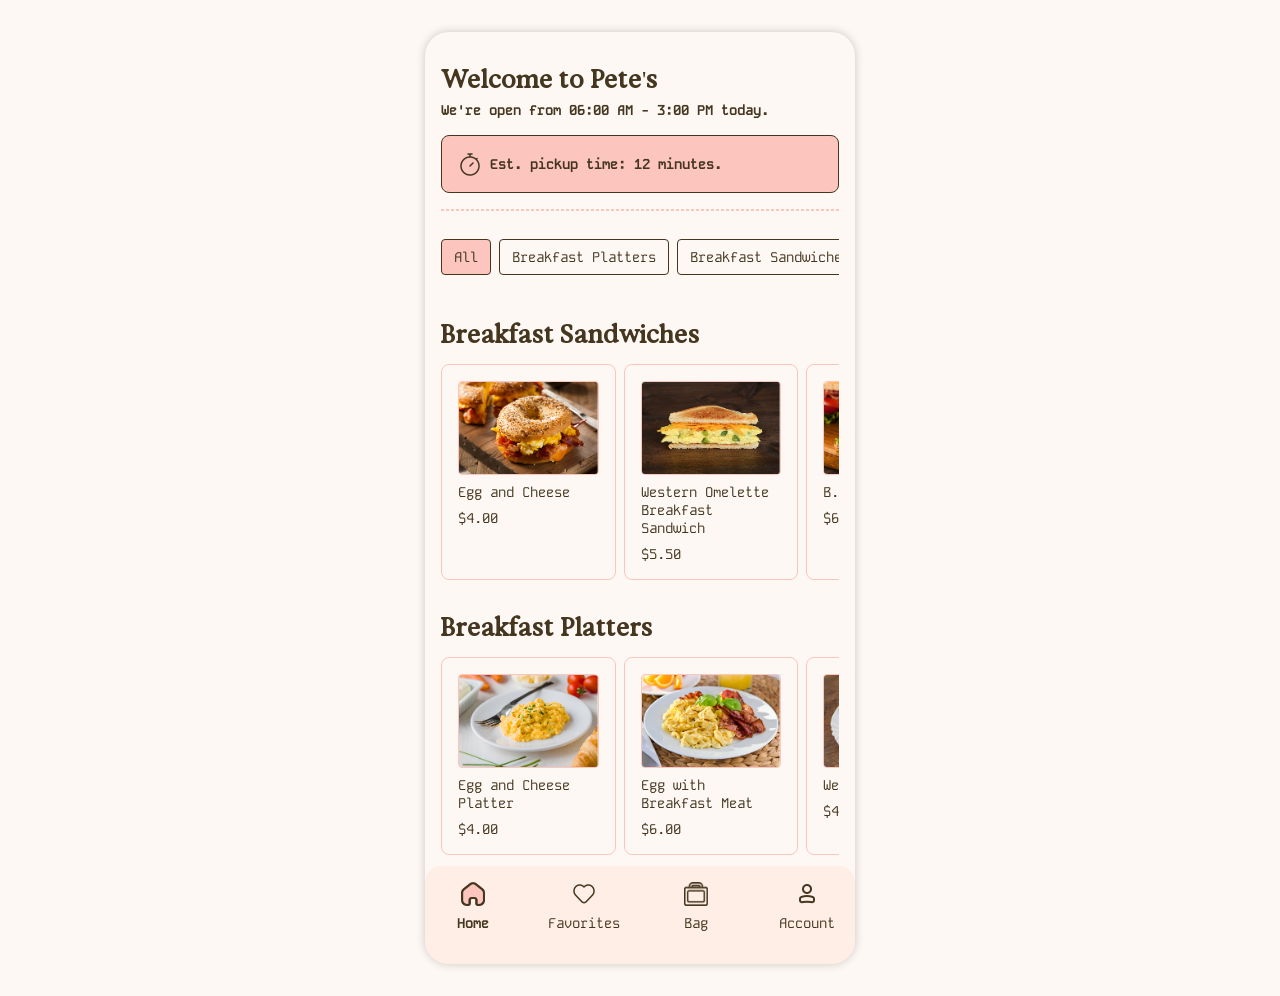
<file: final/index.html>
<!DOCTYPE html>
<html lang="en">
<head>
    <meta charset="UTF-8">
    <meta name="viewport" content="width=device-width, initial-scale=1.0">
    <title>Pete's Homepage</title>
    <link rel="stylesheet" href="./css/global.css">
</head>
<body>
<div class="iphone-container">
<div class="content">
    <h2 class="color-text mb-2" >Welcome to Pete's</h2>
    <h4 class="mb-4">We're open from 06:00 AM - 3:00 PM today.</h4>

    <div class="pick-up-time mb-4">
        <img class="timer" src="./img/timer.png" alt="timer icon">
        <h4>Est. pickup time: 12 minutes.</h4>
    </div>

    <!-- <a href="rewards-before-order.html">
        <div class="rewards mb-4">
            <img class="points-rewards" src="./img/points_rewards.jpg" alt="rewards graphics">
            <h4>View & Redeem Rewards</h4>
        </div>
    </a> -->

    <!-- <h2 class="mb-4">Past Orders</h2>

    <div class="past-orders-scroll mb-5">
        <a href="./food-item.html" class="past-orders-link">
            <div class="past-orders">
                <img class="food-img" src="./img/food/egg-and-cheese-bagel.jpg" alt="egg-and-cheese">
                <h4>Egg and Cheese</h4>
                <p>White bagel, tomato, cheese, bacon</p>
                <div class="price-arrow">
                    <p>$4.00</p>
                    <img class="plus" src="./img/plus.png" alt="plus icon">
                </div>
            </div>
        </a>
        <div class="past-orders">
            <img class="food-img" src="./img/food/blt.jpg" alt="blt sandwich">
            <h4>B.L.T</h4>
            <p>White bread, tomato, lettuce, bacon, no toast</p>
            <div class="price-arrow">
                <p>$6.00</p>
                <img class="plus" src="./img/plus.png" alt="plus icon">
            </div>
        </div>
        <div class="past-orders">
            <img class="food-img" src="./img/food/grilled-cheese.jpg" alt="grilled-cheese">
            <h4>Grilled Cheese</h4>
            <p>Wheat bread, cheese, level 2 toast</p>
            <div class="price-arrow">
                <p>$6.00</p>
                <img class="plus" src="./img/plus.png" alt="plus icon">
            </div>
        </div>
        <div class="past-orders">
            <img class="food-img" src="./img/food/chocolate-muffin.jpg" alt="muffin">
            <h4>Muffin</h4>
            <p>Chocolate chip, warmed  up</p>
            <div class="price-arrow">
                <p>$1.75</p>
                <img class="plus" src="./img/plus.png" alt="plus icon">
            </div>
        </div>
    </div> -->

    <hr class="mb-4">

    <div class="filter-bar mb-6">
        <button class="filter-item active" data-filter="All">All</button>
        <button class="filter-item" data-filter="Breakfast Platters">Breakfast Platters</button>
        <button class="filter-item" data-filter="Breakfast Sandwiches">Breakfast Sandwiches</button>
        <button class="filter-item" data-filter="Lunch Sandwiches">Lunch Sandwiches</button>
        <button class="filter-item" data-filter="Chicken/Beef Steaks">Chicken/Beef Steaks</button>
        <button class="filter-item" data-filter="Salads">Salads</button>
        <button class="filter-item" data-filter="Sides">Sides</button>
        <button class="filter-item" data-filter="Drinks">Drinks</button>
    </div>

    <div id="menu-content">
        <h2 class="mb-4" data-category="Breakfast Sandwiches">Breakfast Sandwiches</h2>
        <div class="food-card-scroll mb-6" data-category="Breakfast Sandwiches">
        <a href="./food-item.html" class="past-orders-link">
            <div class="food-card">
                <img class="food-img" src="./img/food/egg-and-cheese-bagel.jpg" alt="egg-and-cheese">
                <p>Egg and Cheese</p>
                <p>$4.00</p>
            </div>
        </a>
            <div class="food-card">
                <img class="food-img" src="./img/food/western-omlette-sandwich.png" alt="Western Omelette Breakfast Sandwich">
                <p>Western Omelette Breakfast Sandwich</p>
                <p>$5.50</p>
            </div>
            <div class="food-card">
                <img class="food-img" src="./img/food/blt.jpg" alt="blt">
                <p>B.L.T</p>
                <p>$6.00</p>
            </div>
            <div class="food-card">
                <img class="food-img" src="./img/food/grilled-cheese.jpg" alt="grillec cheese">
                <p>Grilled Cheese</p>
                <p>$3.50</p>
            </div>
            <div class="food-card">
                <img class="food-img" src="./img/food/bagel-with-cream-cheese.png" alt="bagel with creamed cheese">
                <p>Bagel with Creamed Cheese</p>
                <p>$2.00</p>
            </div>
        </div>
        <h2 class="mb-4" data-category="Breakfast Platters">Breakfast Platters</h2>
        <div class="food-card-scroll mb-6" data-category="Breakfast Platters">
            <div class="food-card">
                <img class="food-img" src="./img/food/egg-and-cheese.jpg" alt="egg and cheese platter">
                <p>Egg and Cheese Platter</p>
                <p>$4.00</p>
            </div>
            <div class="food-card">
                <img class="food-img" src="./img/food/egg-with-breakfast-meat.jpg" alt="egg egg-with-breakfast-meat">
                <p>Egg with Breakfast Meat</p>
                <p>$6.00</p>
            </div>
            <div class="food-card">
                <img class="food-img" src="./img/food/western-omlette.jpg" alt="western-omlette">
                <p>Western Omlette</p>
                <p>$4.00</p>
            </div>
        </div>
        <h2 class="mb-4" data-category="Lunch Sandwiches">Lunch Sandwiches</h2>
        <div class="food-card-scroll mb-6" data-category="Lunch Sandwiches">
            <div class="food-card">
                <img class="food-img" src="./img/food/hotdog.jpg" alt="hotdog">
                <p>Hot Dog</p>
                <p>$2.00</p>
            </div>
            <div class="food-card">
                <img class="food-img" src="./img/food/hot-sausage.jpg" alt="hot hot-sausage">
                <p>Hot Sausage</p>
                <p>$4.50</p>
            </div>
            <div class="food-card">
                <img class="food-img" src="./img/food/tuna-sandwich.jpg" alt="tuna-sandwich">
                <p>Tuna Sandwich</p>
                <p>$7.00</p>
            </div>
            <div class="food-card">
                <img class="food-img" src="./img/food/chicken-salad-sandwich.jpg" alt="chicken-salad-sandwich">
                <p>Chicken Salad Sandwich</p>
                <p>$5.00</p>
            </div>
            <div class="food-card">
                <img class="food-img" src="./img/food/turkey-club.jpg" alt="turkey-club">
                <p>Turkey Club</p>
                <p>$6.50</p>
            </div>
            <div class="food-card">
                <img class="food-img" src="./img/food/ham-club.jpg" alt="ham club">
                <p>Ham Club</p>
                <p>$6.50</p>
            </div>
            <div class="food-card">
                <img class="food-img" src="./img/food/tuna-club.jpg" alt="Tuna Club">
                <p>Tuna Club</p>
                <p>$6.50</p>
            </div>
            <div class="food-card">
                <img class="food-img" src="./img/food/grilled-chicken-club.jpg" alt="Grilled Chicken Club">
                <p>Grilled Chicken Club</p>
                <p>$6.50</p>
            </div>
            <div class="food-card">
                <img class="food-img" src="./img/food/burger.jpg" alt="Burger">
                <p>Burger</p>
                <p>$5.00</p>
            </div>
            <div class="food-card">
                <img class="food-img" src="./img/food/chicken-salad-sandwich.jpg" alt="Chicken Salad Club">
                <p>Chicken Salad Club</p>
                <p>$6.50</p>
            </div>
        </div>
        <h2 class="mb-4" data-category="Chicken/Beef Steaks">Chicken/Beef Steaks</h2>
        <div class="food-card-scroll mb-6" data-category="Chicken/Beef Steaks">
            <div class="food-card">
                <img class="food-img" src="./img/food/buffalo-chicken-cheesesteak.jpg" alt="Buffalo Cheese Steak">
                <p>Buffalo Cheese Steak</p>
                <p>$7.00</p>
            </div>
            <div class="food-card">
                <img class="food-img" src="./img/food/vegetarian-gyro.jpg" alt="Vegetarian Gyro">
                <p>Vegetarian Gyro</p>
                <p>$5.00</p>
            </div>
            <div class="food-card">
                <img class="food-img" src="./img/food/pizza-cheesesteak.jpg" alt="Pizza Steak">
                <p>Pizza Steak</p>
                <p>$5.00</p>
            </div>
            <div class="food-card">
                <img class="food-img" src="./img/food/chicken-gyro.jpg" alt="Chicken Gyro">
                <p>Chicken Gyro</p>
                <p>$6.00</p>
            </div>
            <div class="food-card">
                <img class="food-img" src="./img/food/cheesesteak.jpg" alt="Cheesesteak">
                <p>Cheesesteak</p>
                <p>$6.00</p>
            </div>
            <div class="food-card">
                <img class="food-img" src="./img/food/lamb-gyro.jpg" alt="Lamb Gyro">
                <p>Lamb Gyro</p>
                <p>$6.00</p>
            </div>
        </div>
        <h2 class="mb-4" data-category="Salads">Salads</h2>
        <div class="food-card-scroll mb-6" data-category="Salads">
            <div class="food-card">
                <img class="food-img" src="./img/food/garden-salad.jpg" alt="Garden Salad">
                <p>Garden Salad</p>
                <p>$4.50</p>
            </div>
            <div class="food-card">
                <img class="food-img" src="./img/food/grilled-chicken-salad.jpg" alt="grilled chicken Salad">
                <p>Grilled Chicken Salad</p>
                <p>$7.00</p>
            </div>
            <div class="food-card">
                <img class="food-img" src="./img/food/chef-salad.jpg" alt="Chef Salad">
                <p>Chef Salad</p>
                <p>$7.00</p>
            </div>
            <div class="food-card">
                <img class="food-img" src="./img/food/caesar-salad.jpg" alt="ceaser sald">
                <p>Ceaser Salad</p>
                <p>$7.00</p>
            </div>
            <div class="food-card">
                <img class="food-img" src="./img/food/cobb-salad.jpg" alt="Cobb Salad">
                <p>Cobb Salad</p>
                <p>$7.00</p>
            </div>
        </div>
        <h2 class="mb-4" data-category="Sides">Sides</h2>
        <div class="food-card-scroll mb-6" data-category="Sides">
            <div class="food-card">
                <img class="food-img" src="./img/food/chocolate-muffin.jpg" alt="Muffin">
                <p>Muffin</p>
                <p>$1.75</p>
            </div>
            <div class="food-card">
                <img class="food-img" src="./img/food/toast with jam and butter.jpg" alt="toast with butter/jelly">
                <p>Toast with butter/jelly</p>
                <p>$2.00</p>
            </div>
            <div class="food-card">
                <img class="food-img" src="./img/food/hashbrowns.jpg" alt="Hash Brown">
                <p>Hash Brown</p>
                <p>$1.50</p>
            </div>
            <div class="food-card">
                <img class="food-img" src="./img/food/bbq-chips.jpg" alt="BBQ chips">
                <p>BBQ Chips</p>
                <p>$.075</p>
            </div>
            <div class="food-card">
                <img class="food-img" src="./img/food/doritos.jpg" alt="Doritos Chips">
                <p>Doritos Chips</p>
                <p>$0.75</p>
            </div>
            <div class="food-card">
                <img class="food-img" src="./img/food/fritos.jpg" alt="Fritos Chips">
                <p>Fritos Chips</p>
                <p>$0.75</p>
            </div>
            <div class="food-card">
                <img class="food-img" src="./img/food/potato-chips.jpg" alt="Lays Chips">
                <p>Lays Chips</p>
                <p>$0.75</p>
            </div>
            <div class="food-card">
                <img class="food-img" src="./img/food/cheetos.jpg" alt="Cheetos Chips">
                <p>Cheetos Chips</p>
                <p>$0.75</p>
            </div>
        </div>
        <h2 class="mb-4" data-category="Drinks">Drinks</h2>
        <div class="food-card-scroll mb-10" data-category="Drinks">
            <div class="food-card">
                <img class="food-img" src="./img/food/hot-coffee.jpg" alt="Hot Coffe">
                <p>Hot Coffe</p>
                <p>$1.00</p>
            </div>
            <div class="food-card">
                <img class="food-img" src="./img/food/hot-tea.jpg" alt="Hot Tea">
                <p>Hot Tea</p>
                <p>$1.00</p>
            </div>
            <div class="food-card">
                <img class="food-img" src="./img/food/hot-chocolate.jpg" alt="Hot Chocolate">
                <p>Hot Chocolate</p>
                <p>$1.00</p>
            </div>
            <div class="food-card">
                <img class="food-img" src="./img/food/coke.jpg" alt="Coke">
                <p>Coke</p>
                <p>$1.00</p>
            </div>
            <div class="food-card">
                <img class="food-img" src="./img/food/diet-coke.jpg" alt="Diet Coke">
                <p>Diet Coke</p>
                <p>$1.00</p>
            </div>
            <div class="food-card">
                <img class="food-img" src="./img/food/fanta.jpg" alt="Fanta">
                <p>Fanta</p>
                <p>$1.00</p>
            </div>
            <div class="food-card">
                <img class="food-img" src="./img/food/ginger-ale.jpg" alt="Ginger Ale">
                <p>Ginger Ale</p>
                <p>$1.00</p>
            </div>
            <div class="food-card">
                <img class="food-img" src="./img/food/pepsi.jpg" alt="Pepsi">
                <p>Pepsi</p>
                <p>$1.00</p>
            </div>
            <div class="food-card">
                <img class="food-img" src="./img/food/diet-pepsi.jpg" alt="Diet Pepsi">
                <p>Diet Pepsi</p>
                <p>$1.00</p>
            </div>
            <div class="food-card">
                <img class="food-img" src="./img/food/arnold-palmer.jpg" alt="Arnold Palmer">
                <p>Arnold Palmer</p>
                <p>$2.00</p>
            </div>
            <div class="food-card">
                <img class="food-img" src="./img/food/vitamin-water.jpg" alt="Vitamin Water">
                <p>Vitamin Water</p>
                <p>$2.25</p>
            </div>
            <div class="food-card">
                <img class="food-img" src="./img/food/gatorade.jpg" alt="Gatorade">
                <p>Gatorade</p>
                <p>$2.00</p>
            </div>
            <div class="food-card">
                <img class="food-img" src="./img/food/water.jpg" alt="Water">
                <p>Water</p>
                <p>$1.00</p>
            </div>
        </div>
        </div>
        <div class="nav">
            <a href="./index.html">
            <div class="nav-item">
                <img class="icon" src="./img/home-filled.png" alt="home status icon">
                <h4>Home</h4>
            </div>
            </a>
            <a href="./favorites.html">
            <div class="nav-item">
                <img class="icon" src="./img/heart-empty-nav.png" alt="heart icon">
                <p>Favorites</p>
            </div>
            </a>
            <a href="./bag.html">
            <div class="nav-item">
                <img class="icon" src="./img/bag-empty.png" alt="bag icon">
                <p>Bag</p>
            </div>
            </a>
            <a href="./account.html">
            <div class="nav-item">
                <img class="icon" src="./img/account-empty.png" alt="account icon">
                <p>Account</p>
            </div>
            </a>
        </div>
        </div>
    </div>
</body>
</html>

<script>
const filterButtons = document.querySelectorAll('.filter-item');
const headings = document.querySelectorAll('h2[data-category]');

// Store original margin classes for each food-card-scroll
const originalMargins = {};
headings.forEach(heading => {
    const nextScroll = getNextFoodCardScroll(heading);
    if (nextScroll) {
        originalMargins[heading.dataset.category] = nextScroll.className.match(/mb-\d+/)?.[0] || '';
    }
});

function getNextFoodCardScroll(el) {
    let next = el.nextElementSibling;
    while (next && !next.classList.contains('food-card-scroll')) {
        next = next.nextElementSibling;
    }
    return next;
}


filterButtons.forEach(button => {
    button.addEventListener('click', () => {
        filterButtons.forEach(btn => btn.classList.remove('active'));
        button.classList.add('active');

        const filter = button.dataset.filter;
        const menuContent = document.getElementById('menu-content'); // ADD

        menuContent.style.transition = 'opacity 0.2s ease'; // ADD
        menuContent.style.opacity = '0'; // ADD

        setTimeout(() => { // ADD

            headings.forEach(heading => {
                const nextScroll = getNextFoodCardScroll(heading);

                heading.style.display = 'none';
                if (nextScroll) {
                    nextScroll.style.display = 'none';
                    nextScroll.classList.remove('grid-view');
                    nextScroll.classList.remove('mb-10');
                    nextScroll.classList.remove(...nextScroll.className.split(' ').filter(c => c.startsWith('mb-')));
                    nextScroll.classList.add(originalMargins[heading.dataset.category]);
                }

                if (filter === 'All' || heading.dataset.category === filter) {
                    heading.style.display = 'block';
                    if (nextScroll) {
                        if (filter === 'All') {
                            nextScroll.style.display = 'flex';
                            nextScroll.classList.remove('grid-view');
                            nextScroll.classList.remove(...nextScroll.className.split(' ').filter(c => c.startsWith('mb-')));
                            nextScroll.classList.add(originalMargins[heading.dataset.category]);
                        } else {
                            nextScroll.style.display = 'grid';
                            nextScroll.classList.add('grid-view');
                            nextScroll.classList.add('mb-10');
                        }
                    }
                }
            });

            menuContent.style.opacity = '1'; // ADD

        }, 200); // ADD
    });
});
</script>
</file>
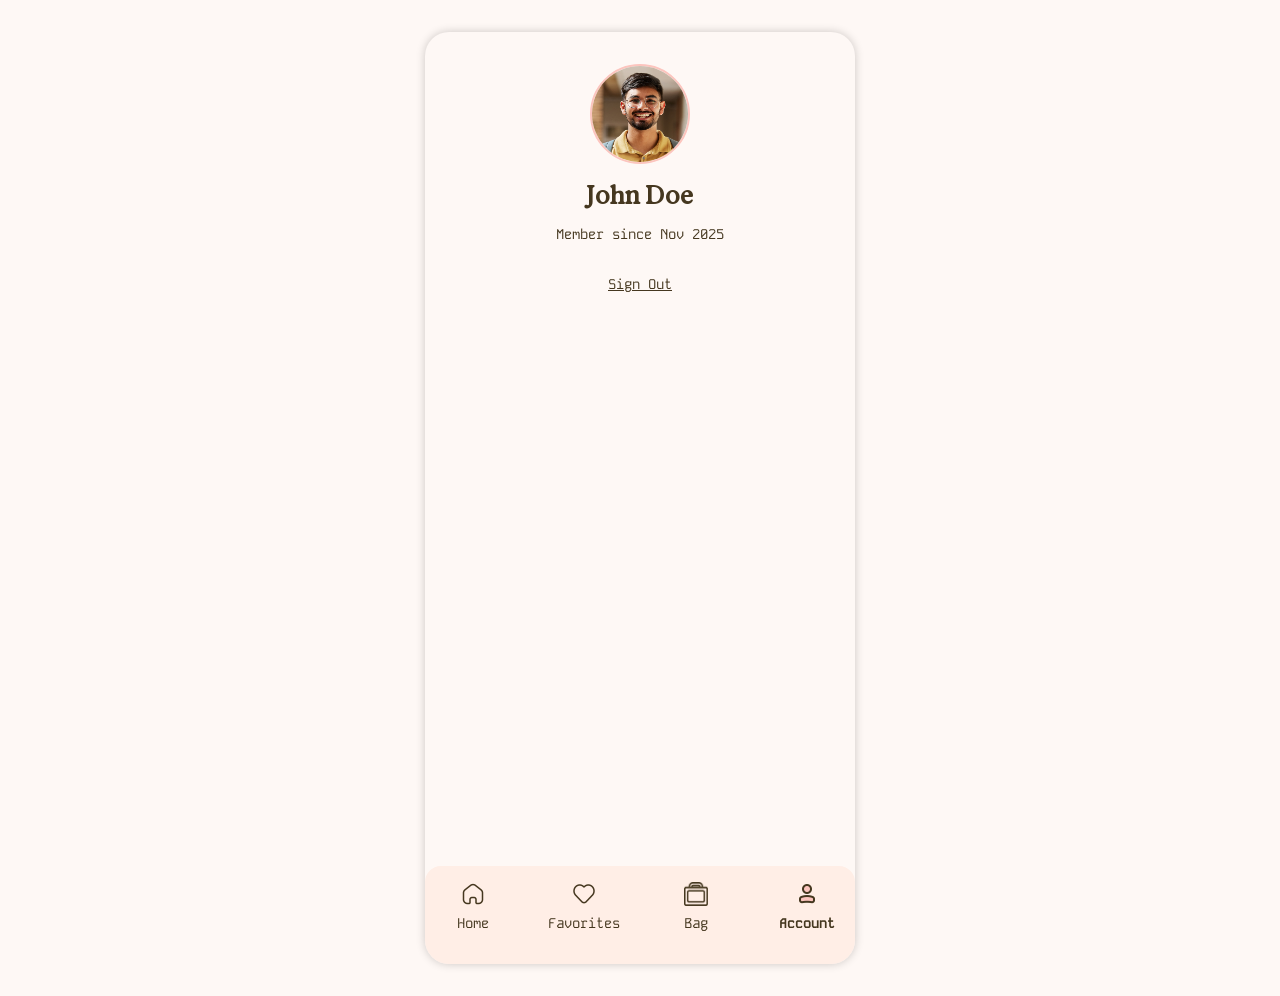
<file: final/account.html>
<!DOCTYPE html>
<html lang="en">
<head>
    <meta charset="UTF-8">
    <meta name="viewport" content="width=device-width, initial-scale=1.0">
    <title>Account</title>
    <link rel="stylesheet" href="./css/global.css">
</head>
<body>
<div class="iphone-container">
<div class="content">
    <img class="profile-img mb-4" src="./img/profile-img.jpg" alt="john doe profile image">

    <h2 class="center-text mb-4">John Doe</h2>
    <p class="center-text mb-6">Member since Nov 2025</p>

    <!-- <hr> -->

    <!-- <a href="./rewards-from-acc.html">
    <div class="profile-row">
        <div class="payment-left">
            <img class="icon" src="./img/rewards.png" alt="rewards icon">
            <p>Rewards</p>
        </div>        
            <img class="icon" src="./img/arrow-right.png" alt="arrow right icon">
    </div>
    </a> -->

    <!-- <hr class="mb-8"> -->

    <h5 class="center-text">Sign Out</h5>
</div>

    <div class="nav">
        <a href="./index.html">
        <div class="nav-item">
            <img class="icon" src="./img/home-empty.png" alt="home status icon">
            <p>Home</p>
        </div>
        </a>
        <a href="./favorites.html">
        <div class="nav-item">
            <img class="icon" src="./img/heart-empty-nav.png" alt="heart icon">
            <p>Favorites</p>
        </div>
        </a>
        <a href="./bag.html">
        <div class="nav-item">
            <img class="icon" src="./img/bag-empty.png" alt="bag icon">
            <p>Bag</p>
        </div>
        </a>
        <a href="./account.html">
        <div class="nav-item">
            <img class="icon" src="./img/account-filled.png" alt="account icon">
            <h4>Account</h4>
        </div>
        </a>
    </div>
</div>
</body>
</html>
</file>
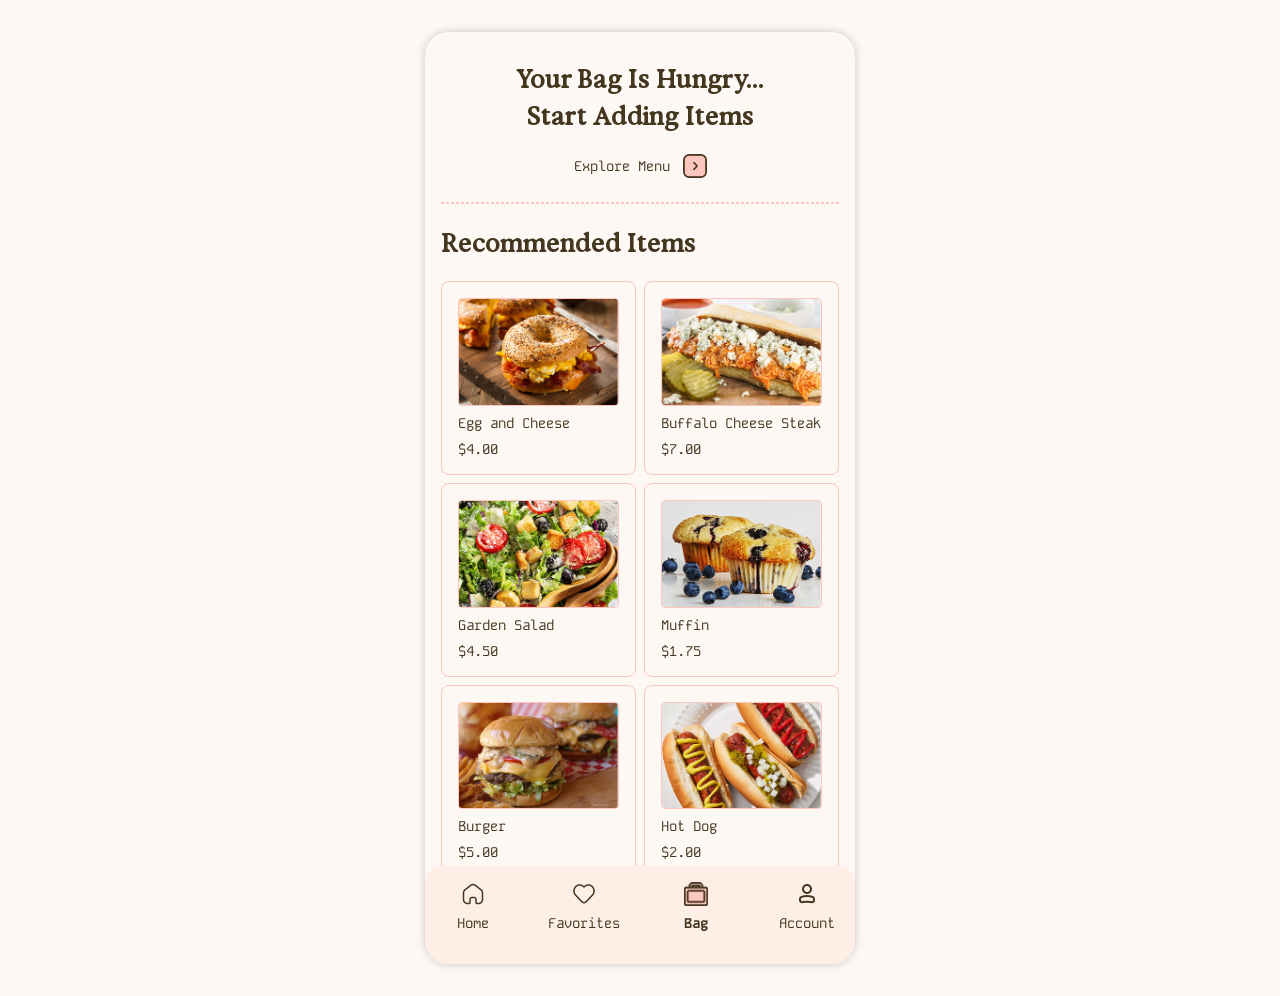
<file: final/bag.html>
<!DOCTYPE html>
<html lang="en">
<head>
    <meta charset="UTF-8">
    <meta name="viewport" content="width=device-width, initial-scale=1.0">
    <title>Favorites</title>
    <link rel="stylesheet" href="./css/global.css">
</head>
<body>
<div class="iphone-container">
<div class="content">
    <h2 class="center-text mb-2">Your Bag Is Hungry...</h2>
    <h2 class="center-text mb-5">Start Adding Items</h2>

    <a href="./index.html">
        <div class="flex mb-5">
            <p>Explore Menu</p>
            <img class="icon" src="./img/arrow-right.png" alt="right arrow icon">
        </div>
    </a>

    <hr class="mb-5">

    <h2 class="mb-5">Recommended Items</h2>

    <div class="food-grid mb-10">
        <div class="food-card-bag">
            <img class="food-img" src="./img/food/egg-and-cheese-bagel.jpg" alt="egg-and-cheese">
            <p>Egg and Cheese</p>
            <p>$4.00</p>
        </div>

        <div class="food-card-bag">
            <img class="food-img" src="./img/food/buffalo-chicken-cheesesteak.jpg" alt="Buffalo Cheese Steak">
            <p>Buffalo Cheese Steak</p>
            <p>$7.00</p>
        </div>

        <div class="food-card-bag">
            <img class="food-img" src="./img/food/garden-salad.jpg" alt="Garden Salad">
            <p>Garden Salad</p>
            <p>$4.50</p>
        </div>

        <div class="food-card-bag">
            <img class="food-img" src="./img/food/chocolate-muffin.jpg" alt="Muffin">
            <p>Muffin</p>
            <p>$1.75</p>
        </div>

        <div class="food-card-bag">
            <img class="food-img" src="./img/food/burger.jpg" alt="Burger">
            <p>Burger</p>
            <p>$5.00</p>
        </div>

        <div class="food-card-bag">
            <img class="food-img" src="./img/food/hotdog.jpg" alt="hotdog">
            <p>Hot Dog</p>
            <p>$2.00</p>
        </div>
    </div>
</div>

    <div class="nav">
        <a href="./index.html">
        <div class="nav-item">
            <img class="icon" src="./img/home-empty.png" alt="home status icon">
            <p>Home</p>
        </div>
        </a>
        <a href="./favorites.html">
        <div class="nav-item">
            <img class="icon" src="./img/heart-empty-nav.png" alt="heart icon">
            <p>Favorites</p>
        </div>
        </a>
        <a href="./bag.html">
        <div class="nav-item">
            <img class="icon" src="./img/bag-filled.png" alt="bag icon">
            <h4>Bag</h4>
        </div>
        </a>
        <a href="./account.html">
        <div class="nav-item">
            <img class="icon" src="./img/account-empty.png" alt="account icon">
            <p>Account</p>
        </div>
        </a>
    </div>
</div>
</body>
</html>
</file>
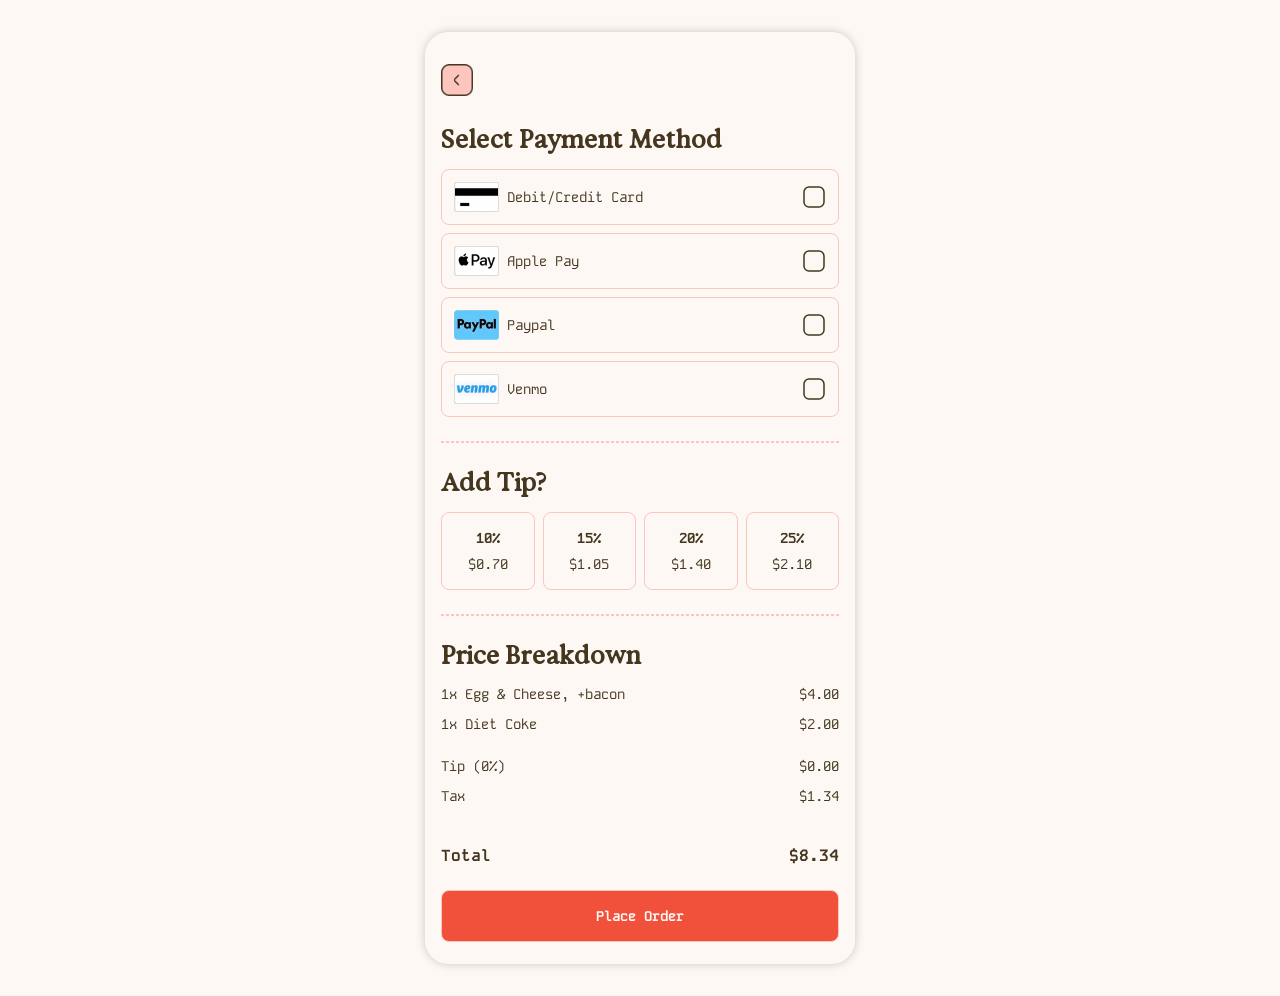
<file: final/checkout.html>
<!DOCTYPE html>
<html lang="en">
<head>
    <meta charset="UTF-8">
    <meta name="viewport" content="width=device-width, initial-scale=1.0">
    <title>Checkout</title>
    <link rel="stylesheet" href="./css/global.css">
</head>
<body>
<div class="iphone-container">

    <a href="./food-item.html">
        <img class="arrow-left mb-5" src="./img/arrow-left.png" alt="left arrow">
    </a>

    <h2 class="mb-4">Select Payment Method</h2>

    <div class="payment-method mb-2" data-method="card">
        <div class="payment-left">
            <img class="payment-img" src="./img/debit.png" alt="debit card image">
            <p>Debit/Credit Card</p>
        </div>
        <div class="checkbox-icon">
            <svg class="icon-empty" width="24" height="24" viewBox="0 0 24 24" fill="none" xmlns="http://www.w3.org/2000/svg">
                <rect x="2" y="2" width="20" height="20" rx="5" stroke="#45371F" stroke-width="1.5"/>
                </svg>
            <svg class="icon-filled" width="24" height="24" viewBox="0 0 24 24" fill="none" xmlns="http://www.w3.org/2000/svg">
                <rect x="2" y="2" width="20" height="20" rx="5" fill="#FCC5BE" stroke="#45371F" stroke-width="1.5"/>
                <path d="M9.5 11.5L11.5 13.5L15.5 9.5" stroke="#45371F" stroke-width="1.5" stroke-linecap="round" stroke-linejoin="round"/>
            </svg>
        </div>
    </div>

    <div class="payment-method mb-2" data-method="card">
        <div class="payment-left">
            <img class="payment-img" src="./img/apple.png" alt="apple pay image">
            <p>Apple Pay</p>
        </div>
        <div class="checkbox-icon">
            <svg class="icon-empty" width="24" height="24" viewBox="0 0 24 24" fill="none" xmlns="http://www.w3.org/2000/svg">
                <rect x="2" y="2" width="20" height="20" rx="5" stroke="#45371F" stroke-width="1.5"/>
                </svg>
            <svg class="icon-filled" width="24" height="24" viewBox="0 0 24 24" fill="none" xmlns="http://www.w3.org/2000/svg">
                <rect x="2" y="2" width="20" height="20" rx="5" fill="#FCC5BE" stroke="#45371F" stroke-width="1.5"/>
                <path d="M9.5 11.5L11.5 13.5L15.5 9.5" stroke="#45371F" stroke-width="1.5" stroke-linecap="round" stroke-linejoin="round"/>
            </svg>
        </div>
    </div>

    <div class="payment-method mb-2" data-method="card">
        <div class="payment-left">
            <img class="payment-img" src="./img/paypal.png" alt="paypal image">
            <p>Paypal</p>
        </div>
        <div class="checkbox-icon">
            <svg class="icon-empty" width="24" height="24" viewBox="0 0 24 24" fill="none" xmlns="http://www.w3.org/2000/svg">
                <rect x="2" y="2" width="20" height="20" rx="5" stroke="#45371F" stroke-width="1.5"/>
                </svg>
            <svg class="icon-filled" width="24" height="24" viewBox="0 0 24 24" fill="none" xmlns="http://www.w3.org/2000/svg">
                <rect x="2" y="2" width="20" height="20" rx="5" fill="#FCC5BE" stroke="#45371F" stroke-width="1.5"/>
                <path d="M9.5 11.5L11.5 13.5L15.5 9.5" stroke="#45371F" stroke-width="1.5" stroke-linecap="round" stroke-linejoin="round"/>
            </svg>
        </div>
    </div>

    <div class="payment-method mb-5" data-method="card">
        <div class="payment-left">
            <img class="payment-img" src="./img/venmo.png" alt="venmo image">
            <p>Venmo</p>
        </div>
        <div class="checkbox-icon">
            <svg class="icon-empty" width="24" height="24" viewBox="0 0 24 24" fill="none" xmlns="http://www.w3.org/2000/svg">
                <rect x="2" y="2" width="20" height="20" rx="5" stroke="#45371F" stroke-width="1.5"/>
                </svg>
            <svg class="icon-filled" width="24" height="24" viewBox="0 0 24 24" fill="none" xmlns="http://www.w3.org/2000/svg">
                <rect x="2" y="2" width="20" height="20" rx="5" fill="#FCC5BE" stroke="#45371F" stroke-width="1.5"/>
                <path d="M9.5 11.5L11.5 13.5L15.5 9.5" stroke="#45371F" stroke-width="1.5" stroke-linecap="round" stroke-linejoin="round"/>
            </svg>
        </div>
    </div>

    <hr class="mb-5">

    <!-- <h2 class="mb-4">Available Rewards</h2>

    <div class="rewards-checkout mb-2">
        <div class="left-rewards">
            <img class="gift-icon" src="./img/gift.png" alt="gift icon">
            <div class="reward-text">
                <h4>Free Drink</h4>
                <p>150 pts</p>
            </div>
        </div>
        <div class="apply-reward-text-box">
            <p>Apply Reward</p>
        </div>
    </div>

        <div class="rewards-checkout mb-5">
        <div class="left-rewards">
            <img class="gift-icon" src="./img/gift.png" alt="gift icon">
            <div class="reward-text">
                <h4>$2.00 Off</h4>
                <p>270 pts</p>
            </div>
        </div>
        <div class="apply-reward-text-box">
            <p>Apply Reward</p>
        </div>
    </div>

    <hr class="mb-5"> -->

    <h2 class="mb-4">Add Tip?</h2>

    <div class="add-tip mb-5">
        <label class="tip">
            <input type="radio" name="tip" value="10" hidden>
            <h4>10%</h4>
            <p>$0.70</p>
        </label>

        <label class="tip">
            <input type="radio" name="tip" value="15" hidden>
            <h4>15%</h4>
            <p>$1.05</p>
        </label>

        <label class="tip">
            <input type="radio" name="tip" value="20" hidden>
            <h4>20%</h4>
            <p>$1.40</p>
        </label>

        <label class="tip">
            <input type="radio" name="tip" value="25" hidden>
            <h4>25%</h4>
            <p>$2.10</p>
        </label>
    </div>

    <hr class="mb-5">

    <h2 class="mb-4">Price Breakdown</h2>

    <div class="cost-breakdown mb-3">
        <p>1x Egg & Cheese, +bacon</p>
        <p>$4.00</p>
    </div>

    <div class="cost-breakdown mb-5">
        <p>1x Diet Coke</p>
        <p>$2.00</p>
    </div>

    <div class="cost-breakdown mb-3">
        <p>Tip (0%)</p>
        <p>$0.00</p>
    </div>

    <div class="cost-breakdown mb-5">
        <p>Tax</p>
        <p>$1.34</p>
    </div>

    <div class="cost-breakdown mb-5 mt-8">
        <h6>Total</h6>
        <h6>$8.34</h6>
    </div>

    <div class="btn" id="place-order-btn">
        <h4>Place Order</h4>
    </div>


    </div>

    <div id="apple-pay-overlay" 
        style="display:none; position:fixed; z-index:9999; justify-content:center; align-items:center; cursor:pointer; border-radius:24px; background:rgba(0,0,0,0.7);">
        <img src="./img/apple-pay-overlay.png" alt="Apple Pay" style="width:100%; height:100%; object-fit:cover; border-radius:24px; pointer-events:none;">
    </div>

    <script>
        document.getElementById('place-order-btn').addEventListener('click', function() {
        const overlay = document.getElementById('apple-pay-overlay');
        const container = document.querySelector('.iphone-container');
        const rect = container.getBoundingClientRect();

        overlay.style.top = rect.top + 'px';
        overlay.style.left = rect.left + 'px';
        overlay.style.width = rect.width + 'px';
        overlay.style.height = rect.height + 'px';
        overlay.style.display = 'flex';
        });

        document.getElementById('apple-pay-overlay').addEventListener('click', function() {
        window.location.href = './order-confirmation.html';
        });
    </script>
</body>
</html>

<script>
    const paymentMethods = document.querySelectorAll('.payment-method'); // missing this line

    paymentMethods.forEach(method => {
        method.addEventListener('click', () => {

            paymentMethods.forEach(item => {
                item.querySelector('.checkbox-icon').classList.remove('checked');
            });

            method.querySelector('.checkbox-icon').classList.add('checked');
        });
    });


    const rewards = document.querySelectorAll('.rewards-checkout');

    rewards.forEach(reward => {
    reward.addEventListener('click', () => {

        rewards.forEach(item => {
        item.style.backgroundColor = '';
        item.style.opacity = '0.5';

        const box = item.querySelector('.apply-reward-text-box');
        box.style.backgroundColor = '';
        
        const text = box.querySelector('p');
        text.textContent = 'Apply Reward';
        });

        reward.style.backgroundColor = '#FFF1EF';
        reward.style.opacity = '1';

        const selectedBox = reward.querySelector('.apply-reward-text-box');
        selectedBox.style.backgroundColor = '#FCC5BE';

        const selectedText = selectedBox.querySelector('p');
        selectedText.textContent = 'Applied!';
    });
    });


    const tips = document.querySelectorAll('.tip');

    tips.forEach(tip => {
        tip.addEventListener('click', (e) => {
            e.preventDefault(); // prevent radio default behavior

            const isActive = tip.classList.contains('active');

            tips.forEach(item => {
                item.classList.remove('active');
                item.querySelector('input').checked = false;
            });

            if (!isActive) {
                tip.classList.add('active');
                tip.querySelector('input').checked = true;
            }
        });
    });
</script>
</file>
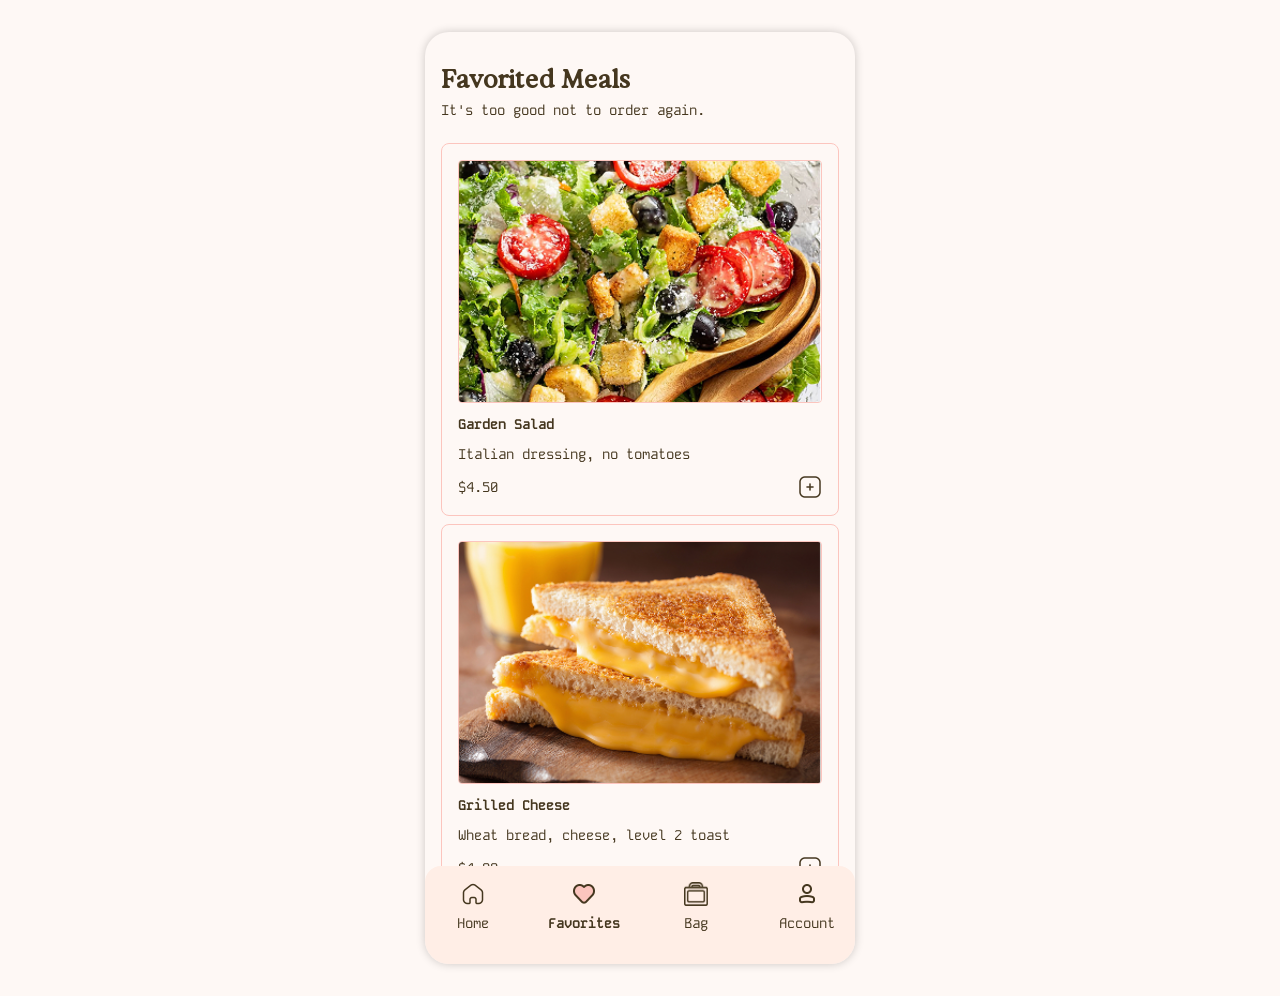
<file: final/favorites.html>
<!DOCTYPE html>
<html lang="en">
<head>
    <meta charset="UTF-8">
    <meta name="viewport" content="width=device-width, initial-scale=1.0">
    <title>Favorites</title>
    <link rel="stylesheet" href="./css/global.css">
</head>
<body>
<div class="iphone-container">
<div class="content">
    <h2 class="mb-2">Favorited Meals</h2>
    <p class="mb-5">It's too good not to order again.</p>

        <div class="fav-item mb-2">
            <img class="food-img" src="./img/food/garden-salad.jpg" alt="garden salad">
            <h4>Garden Salad</h4>
            <p>Italian dressing, no tomatoes</p>
            <div class="price-arrow">
                <p>$4.50</p>
                <img class="plus" src="./img/plus.png" alt="plus icon">
            </div>
        </div>

        <div class="fav-item mb-2">
            <img class="food-img" src="./img/food/grilled-cheese.jpg" alt="grilled cheese">
            <h4>Grilled Cheese</h4>
            <p>Wheat bread, cheese, level 2 toast</p>
            <div class="price-arrow">
                <p>$4.00</p>
                <img class="plus" src="./img/plus.png" alt="plus icon">
            </div>
        </div>

        <div class="fav-item mb-10">
            <img class="food-img" src="./img/food/egg-and-cheese-bagel.jpg" alt="egg-and-cheese-bagel">
            <h4>Egg and Cheese</h4>
            <p>On an everything bagel, lightly toasted, no cheese</p>
            <div class="price-arrow">
                <p>$4.00</p>
                <img class="plus" src="./img/plus.png" alt="plus icon">
            </div>
        </div>
</div>

    <div class="nav">
        <a href="./index.html">
        <div class="nav-item">
            <img class="icon" src="./img/home-empty.png" alt="home status icon">
            <p>Home</p>
        </div>
        </a>
        <a href="./favorites.html">
        <div class="nav-item">
            <img class="icon" src="./img/heart-filled-nav.png" alt="heart icon">
            <h4>Favorites</h4>
        </div>
        </a>
        <a href="./bag.html">
        <div class="nav-item">
            <img class="icon" src="./img/bag-empty.png" alt="bag icon">
            <p>Bag</p>
        </div>
        </a>
        <a href="./account.html">
        <div class="nav-item">
            <img class="icon" src="./img/account-empty.png" alt="account icon">
            <p>Account</p>
        </div>
        </a>
    </div>
</div>
</body>
</html>
</file>
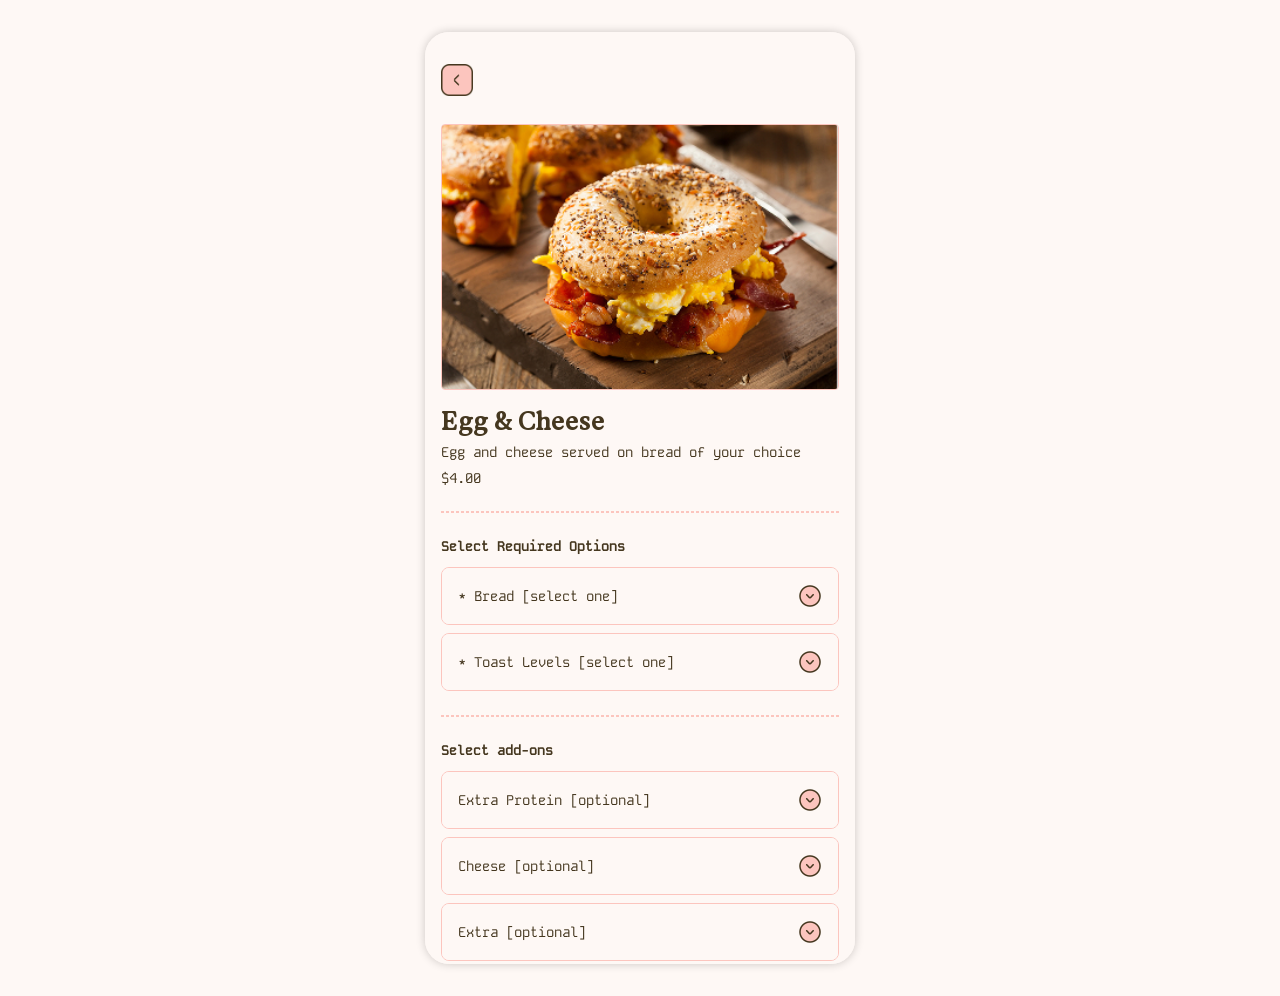
<file: final/food-item.html>
<!DOCTYPE html>
<html lang="en">
<head>
    <meta charset="UTF-8">
    <meta name="viewport" content="width=device-width, initial-scale=1.0">
    <title>Egg & Cheese</title>
    <link rel="stylesheet" href="./css/global.css">
</head>
<body>
<div class="iphone-container">
    <div class="modal-overlay" 
        onclick="closeModal()">
    </div>

    <div class="bottom-modal">

    <!-- Handle (non-scrolling) -->
    <div class="modal-handle"></div>

    <!-- SCROLLABLE CONTENT -->
    <div class="modal-content">

        <button class="icon-btn" id="modal-back-btn">
            <img class="arrow-left mb-3" src="./img/arrow-left.png" alt="left arrow">
        </button>

        <h2 class="mb-2">
            Pickup from Pete's
        </h2>
        <p class="mb-4">
            11 N 33rd St, Philadelphia, PA 19104
        </p>

        <div class="asap-selection mb-2">
            <p>ASAP (ready in ~12 min)</p>
        </div>

        <div class="schedule-dropdown">

        <div class="dropdown-time-selection">
            <label for="time-selection" class="dropdown-header">
                <h4>Schedule Pickup Time</h4> 
                <img class="icon arrow" src="./img/arrow-down.png" alt="down arrow">
            </label>
            <form action="" class="time-options dropdown-menu" id="time-options">
                <input type="radio" name="pickup-time" id="1100" value="11:00AM" hidden>
                <label for="1100">11:00AM</label>
            
                <input type="radio" name="pickup-time" id="1115" value="11:15AM" hidden>
                <label for="1115">11:15AM</label>
            
                <input type="radio" name="pickup-time" id="1130" value="11:30AM" hidden>
                <label for="1130">11:30AM</label>
            
                <input type="radio" name="pickup-time" id="1145" value="11:45AM" hidden>
                <label for="1145">11:45AM</label>
            
                <input type="radio" name="pickup-time" id="1200" value="12:00PM" hidden>
                <label for="1200">12:00PM</label>
            </form>
        </div>
        </div>

        <!-- <div class="dropdown-header">
            <h4>Schedule Pickup Time</h4>
            <img class="icon arrow" src="./img/arrow-down.png" alt="down arrow">
        </div>
        <div class="dropdown-menu">
            <p class="dropdown-item">11:00 AM</p>
            <p class="dropdown-item">11:15 AM</p>
            <p class="dropdown-item">11:30 AM</p>
            <p class="dropdown-item">11:45 AM</p>
            <p class="dropdown-item">12:00 PM</p>
        </div>
        </div> -->

        <hr class="mb-5 mt-5">

        <!-- ORDER ITEM -->
        <div class="order-edit-summary mb-2">
            <img class="order-img" src="./img/food/egg-bacon.jpg" alt="bacon egg and cheese">

            <div class="order-content">
                <div class="order-top">
                    <h4>Egg & Cheese</h4>

                    <div class="order-edit-right">
                        <h4 class="order-price">$5.00</h4>

                        <button class="icon-btn delete-btn">
                            <img class="icon" src="./img/trash-can.png" alt="Remove item">
                        </button>
                    </div>
                </div>

                <div class="order-edit-bottom">
                    <img class="edit-icon" src="./img/edit.png" alt="edit icon">

                    <div class="quantity-option">
                        <button class="icon-btn decrease-btn">
                            <img class="icon" src="./img/minus.png" alt="Decrease quantity">
                        </button>

                        <h4 class="quantity-value">1</h4>

                        <button class="icon-btn increase-btn">
                            <img class="icon" src="./img/plus-fill.png" alt="Increase quantity">
                        </button>
                    </div>
                </div>
            </div>
        </div>

        <!-- ORDER ITEM -->
        <div class="order-edit-summary mb-5">
            <img class="order-img" src="./img/food/diet-coke.jpg" alt="diet coke image">

            <div class="order-content">
                <div class="order-top">
                    <h4>Diet Coke</h4>

                    <div class="order-edit-right">
                        <h4 class="order-price">$2.00</h4>

                        <button class="icon-btn delete-btn">
                            <img class="icon" src="./img/trash-can.png" alt="Remove item">
                        </button>
                    </div>
                </div>

                <div class="order-edit-bottom">
                    <img class="edit-icon" src="./img/edit.png" alt="edit icon">

                    <div class="quantity-option">
                        <button class="icon-btn decrease-btn">
                            <img class="icon" src="./img/minus.png" alt="Decrease quantity">
                        </button>

                        <h4 class="quantity-value">1</h4>

                        <button class="icon-btn increase-btn">
                            <img class="icon" src="./img/plus-fill.png" alt="Increase quantity">
                        </button>
                    </div>
                </div>
            </div>
        </div>

        <hr class="mb-5">

        <h2 class="mb-1">Want to Add a Side?</h2>

        <div class="past-orders-scroll mb-4">
            <div class="past-orders">
                <img class="food-img" src="./img/food/egg-and-cheese-bagel.jpg" alt="egg-and-cheese">
                <h4>Egg and Cheese</h4>
                <div class="price-arrow">
                    <p>$4.00</p>
                    <div class="checkbox-icon">
                        <svg class="icon-empty"  width="24" height="24" viewBox="0 0 24 24" fill="none" xmlns="http://www.w3.org/2000/svg">
                            <rect x="2" y="2" width="20" height="20" rx="5" stroke="#45371F" stroke-width="1.5"/>
                            <path d="M9 12H15" stroke="#45371F" stroke-width="1.5" stroke-linecap="round" stroke-linejoin="round"/>
                            <path d="M12 9L12 15" stroke="#45371F" stroke-width="1.5" stroke-linecap="round" stroke-linejoin="round"/>
                        </svg>
                        <svg class="icon-filled" width="24" height="24" viewBox="0 0 24 24" fill="none" xmlns="http://www.w3.org/2000/svg">
                            <rect x="2" y="2" width="20" height="20" rx="5" fill="#FCC5BE" stroke="#45371F" stroke-width="1.5"/>
                            <path d="M9.5 11.5L11.5 13.5L15.5 9.5" stroke="#45371F" stroke-width="1.5" stroke-linecap="round" stroke-linejoin="round"/>
                        </svg>    
                    </div>
                </div>
            </div>

            <div class="past-orders">
                <img class="food-img" src="./img/food/grilled-cheese.jpg" alt="grilled-cheese">
                <h4>Grilled Cheese</h4>
                <div class="price-arrow">
                    <p>$6.00</p>
                    <div class="checkbox-icon">
                        <svg class="icon-empty"  width="24" height="24" viewBox="0 0 24 24" fill="none" xmlns="http://www.w3.org/2000/svg">
                            <rect x="2" y="2" width="20" height="20" rx="5" stroke="#45371F" stroke-width="1.5"/>
                            <path d="M9 12H15" stroke="#45371F" stroke-width="1.5" stroke-linecap="round" stroke-linejoin="round"/>
                            <path d="M12 9L12 15" stroke="#45371F" stroke-width="1.5" stroke-linecap="round" stroke-linejoin="round"/>
                        </svg>
                        <svg class="icon-filled" width="24" height="24" viewBox="0 0 24 24" fill="none" xmlns="http://www.w3.org/2000/svg">
                            <rect x="2" y="2" width="20" height="20" rx="5" fill="#FCC5BE" stroke="#45371F" stroke-width="1.5"/>
                            <path d="M9.5 11.5L11.5 13.5L15.5 9.5" stroke="#45371F" stroke-width="1.5" stroke-linecap="round" stroke-linejoin="round"/>
                        </svg>    
                    </div>
                </div>
            </div>

            <div class="past-orders">
                <img class="food-img" src="./img/food/chocolate-muffin.jpg" alt="muffin">
                <h4>Muffin</h4>
                <div class="price-arrow">
                    <p>$1.75</p>
                    <div class="checkbox-icon">
                        <svg class="icon-empty"  width="24" height="24" viewBox="0 0 24 24" fill="none" xmlns="http://www.w3.org/2000/svg">
                            <rect x="2" y="2" width="20" height="20" rx="5" stroke="#45371F" stroke-width="1.5"/>
                            <path d="M9 12H15" stroke="#45371F" stroke-width="1.5" stroke-linecap="round" stroke-linejoin="round"/>
                            <path d="M12 9L12 15" stroke="#45371F" stroke-width="1.5" stroke-linecap="round" stroke-linejoin="round"/>
                        </svg>
                        <svg class="icon-filled" width="24" height="24" viewBox="0 0 24 24" fill="none" xmlns="http://www.w3.org/2000/svg">
                            <rect x="2" y="2" width="20" height="20" rx="5" fill="#FCC5BE" stroke="#45371F" stroke-width="1.5"/>
                            <path d="M9.5 11.5L11.5 13.5L15.5 9.5" stroke="#45371F" stroke-width="1.5" stroke-linecap="round" stroke-linejoin="round"/>
                        </svg>    
                    </div>
                </div>
            </div>
        </div>
        <a href="./checkout.html">
            <div class="btn">
                <h4>Proceed to Checkout ($7.00)</h4>
            </div>
        </a>
    </div>
</div>

    <a href="index.html">
        <img class="arrow-left mb-5" src="./img/arrow-left.png" alt="left arrow">
    </a>

    <div item-des-page>
        <img class="food-img mb-3" src="./img/food/egg-and-cheese-bagel.jpg" alt="egg-and-cheese">
        <h2 class="mb-2">Egg & Cheese</h2>
        <p class="mb-2">Egg and cheese served on bread of your choice</p>
        <p class="mb-5">$4.00</p>
    </div>

    <hr class="mb-5">
    
    <form id="order-form" method="POST" action="submit-order.php">

        <h4 class="mb-3">Select Required Options</h4>

        <!-- BREAD CUSTOMIZATION -->
        <div class="customization-dropdown">
            <div class="dropdown-header">
                <p>* Bread [select one]</p>
                <img class="icon arrow" src="./img/arrow-down.png" alt="down arrow">
            </div>
        <div class="dropdown-menu">
            <label class="dropdown-item">
                <input type="radio" name="bread" value="plain-bagel" required>
                <img class="dropdown-img" src="./img/ingredients/plain-bagel.png" alt="">
                <p>Plain Bagel</p>
                <p>+$0.00</p>
            </label>
            <label class="dropdown-item">
                <input type="radio" name="bread" value="everything-bagel" required>
                <img class="dropdown-img" src="./img/ingredients/everything-bagel.png" alt="">
                <p>Everything Bagel</p>
                <p>+$0.00</p>
            </label>
            <label class="dropdown-item">
                <input type="radio" name="bread" value="white-bread" required>
                <img class="dropdown-img" src="./img/ingredients/white-bread.png" alt="">
                <p>White Bread</p>
                <p>+$0.00</p>
            </label>
            <label class="dropdown-item">
                <input type="radio" name="bread" value="wheat-bread" required>
                <img class="dropdown-img" src="./img/ingredients/wheat.png" alt="">
                <p>Wheat Bread</p>
                <p>+$0.00</p>
            </label>
            <label class="dropdown-item">
                <input type="radio" name="bread" value="croissant" required>
                <img class="dropdown-img" src="./img/ingredients/croissant.png" alt="">
                <p>Croissant</p>
                <p>+$0.00</p>
            </label>
            <label class="dropdown-item">
                <input type="radio" name="bread" value="tortilla" required>
                <img class="dropdown-img" src="./img/ingredients/tortilla.png" alt="">
                <p>Tortilla</p>
                <p>+$0.00</p>
            </label>
            <label class="dropdown-item">
                <input type="radio" name="bread" value="pita" required>
                <img class="dropdown-img" src="./img/ingredients/pita.png" alt="">
                <p>Pita</p>
                <p>+$0.00</p>
            </label>
            <label class="dropdown-item">
                <input type="radio" name="bread" value="hoagie-roll" required>
                <img class="dropdown-img" src="./img/ingredients/hoagie.png" alt="">
                <p>Hoagie Roll</p>
                <p>+$0.00</p>
            </label>
        </div>
    </div>

        <!-- TOAST CUSTOMIZATION -->
        <div class="customization-dropdown">
            <div class="dropdown-header">
                <p>* Toast Levels [select one]</p>
                <img class="icon arrow" src="./img/arrow-down.png" alt="down arrow">
            </div>
        <div class="dropdown-menu">
            <label class="dropdown-item">
                <input type="radio" name="toast-level" value="not-toasted" required>
                <img class="dropdown-img" src="./img/ingredients/untoasted-1.png" alt="">
                <p>Not Toasted</p>
            </label>
            <label class="dropdown-item">
                <input type="radio" name="toast-level" value="level-1" required>
                <img class="dropdown-img" src="./img/ingredients/toast-level-1.png" alt="">
                <p>Level 1</p>
            </label>
            <label class="dropdown-item">
                <input type="radio" name="toast-level" value="level-2" required>
                <img class="dropdown-img" src="./img/ingredients/toast-level-2.png" alt="">
                <p>Level 2</p>
            </label>
            <label class="dropdown-item">
                <input type="radio" name="toast-level" value="level-3" required>
                <img class="dropdown-img" src="./img/ingredients/toast-level-3.png" alt="">
                <p>Level 3</p>
            </label>
            <label class="dropdown-item">
                <input type="radio" name="toast-level" value="level-4" required>
                <img class="dropdown-img" src="./img/ingredients/toast-level-4.png" alt="">
                <p>Level 4</p>
            </label>
        </div>
        </div>

        <hr class="mb-5 mt-5">
        <h4 class="mb-3">Select add-ons</h4>

        <!-- MEAT CUSTOMIZATION -->
        <div class="customization-dropdown">
            <div class="dropdown-header">
                <p>Extra Protein [optional]</p>
                <img class="icon arrow" src="./img/arrow-down.png" alt="down arrow">
            </div>
        <div class="dropdown-menu">
            <label class="dropdown-item">
                <input type="radio" name="meat" value="egg" required>
                <img class="dropdown-img" src="./img/ingredients/egg.png" alt="">
                <p>Egg</p>
                <p>+$1.00</p>
            </label>
            <label class="dropdown-item">
                <input type="radio" name="meat" value="bacon" required>
                <img class="dropdown-img" src="./img/ingredients/bacon.png" alt="">
                <p>Bacon</p>
                <p>+$1.00</p>
            </label>
            <label class="dropdown-item">
                <input type="radio" name="meat" value="ham" required>
                <img class="dropdown-img" src="./img/ingredients/ham.png" alt="">
                <p>Ham</p>
                <p>+$1.00</p>
            </label>
            <label class="dropdown-item">
                <input type="radio" name="meat" value="turkey-bacon" required>
                <img class="dropdown-img" src="./img/ingredients/turkey-bacon.png" alt="">
                <p>Turkey Bacon</p>
                <p>+$1.00</p>
            </label>
            <label class="dropdown-item">
                <input type="radio" name="meat" value="sausage" required>
                <img class="dropdown-img" src="./img/ingredients/sausage.png" alt="">
                <p>Sausage</p>
                <p>+$1.00</p>
            </label>
            <label class="dropdown-item">
                <input type="radio" name="meat" value="pork-roll" required>
                <img class="dropdown-img" src="./img/ingredients/porkroll.png" alt="">
                <p>Pork Roll</p>
                <p>+$1.00</p>
            </label>
            <label class="dropdown-item">
                <input type="radio" name="meat" value="scrapple" required>
                <img class="dropdown-img" src="./img/ingredients/scrapple.png" alt="">
                <p>Scrapple</p>
                <p>+$1.00</p>
            </label>
            <label class="dropdown-item">
                <input type="radio" name="meat" value="hot-sausage" required>
                <img class="dropdown-img" src="./img/ingredients/hot-sausage.png" alt="">
                <p>Hot Sausage</p>
                <p>+$2.00</p>
            </label>
        </div>
    </div>

        <!-- CHEESE CUSTOMIZATION -->
        <div class="customization-dropdown">
            <div class="dropdown-header">
                <p>Cheese [optional]</p>
                <img class="icon arrow" src="./img/arrow-down.png" alt="down arrow">
            </div>
        <div class="dropdown-menu">
            <label class="dropdown-item">
                <input type="radio" name="cheese" value="cheese" required>
                <img class="dropdown-img" src="./img/ingredients/cheese.png" alt="">
                <p>Extra Cheese</p>
                <p>+$1.00</p>
            </label>
            <label class="dropdown-item">
                <input type="radio" name="cheese" value="no-cheese" required>
                <img class="dropdown-img" src="./img/ingredients/no-cheese.png" alt="">
                <p>No Cheese</p>
                <p>+$0.00</p>
            </label>
        </div>
        </div>

        <!-- XTRA CUSTOMIZATION -->
        <div class="customization-dropdown">
            <div class="dropdown-header">
                <p>Extra [optional]</p>
                <img class="icon arrow" src="./img/arrow-down.png" alt="down arrow">
            </div>
        <div class="dropdown-menu">
            <label class="dropdown-item">
                <input type="checkbox" name="extras[]" value="hashbrown">
                <img class="dropdown-img" src="./img/ingredients/hash brown.png" alt="">
                <p>Hashbrown</p>
                <p>+$1.00</p>
            </label>
            <label class="dropdown-item">
                <input type="checkbox" name="extras[]" value="salt">
                <img class="dropdown-img" src="./img/ingredients/salt.png" alt="">
                <p>Salt</p>
                <p>+$0.00</p>
            </label>
            <label class="dropdown-item">
                <input type="checkbox" name="extras[]" value="pepper">
                <img class="dropdown-img" src="./img/ingredients/pepper.png" alt="">
                <p>Pepper</p>
                <p>+$0.00</p>
            </label>
            <label class="dropdown-item">
                <input type="checkbox" name="extras[]" value="ketchup">
                <img class="dropdown-img" src="./img/ingredients/ketchup.png" alt="">
                <p>Ketchup</p>
                <p>+$0.00</p>
            </label>
        </div>
        </div>

        <hr class="mb-5 mt-5">

        <div class="quantity">
            <h4>Quantity</h4>
            <div class="quantity-option">
                <button class="qty-btn" id="decrease">
                    <img class="icon" src="./img/minus.png" alt="Decrease quantity">
                </button>

                <h4 id="quantity-value">1</h4>


                <button class="qty-btn" id="increase">
                    <img class="icon" src="./img/plus-fill.png" alt="Increase quantity">
                </button>
            </div>
        </div>

        <div class="add-to-favorites">
            <h4>Add to favorites?</h4>
            <svg class="add-to-favorites-icon" width="24" height="24" viewBox="0 0 24 24" fill="none" xmlns="http://www.w3.org/2000/svg">
                <path d="M3.66275 13.2135L9.82377 19.7065C11.0068 20.9532 12.9932 20.9532 14.1762 19.7065L20.3372 13.2135C22.5542 10.877 22.5543 7.08882 20.3373 4.75235C18.1203 2.41588 14.5258 2.41588 12.3088 4.75235C12.1409 4.92925 11.8591 4.92925 11.6912 4.75235C9.47421 2.41588 5.87975 2.41588 3.66275 4.75235C1.44575 7.08883 1.44575 10.877 3.66275 13.2135Z" fill="white" stroke="black"/>
                </svg>                
        </div>

        <div class="btn mt-5"  onclick="openModal()">
            <h4>Add to bag</h4>
        </div>
    </form>
</div>
</body>
</html>

<script>
function openModal() {
    document.body.style.overflow = 'hidden';
    
    const modal = document.querySelector('.bottom-modal');
    const overlay = document.querySelector('.modal-overlay');
    const container = document.querySelector('.iphone-container');
    
    const containerRect = container.getBoundingClientRect();
    const containerBottom = window.innerHeight - containerRect.bottom;
    
    modal.style.bottom = containerBottom + 'px';
    modal.style.maxHeight = (containerRect.height - 64) + 'px';
    
    overlay.style.bottom = containerBottom + 'px';
    overlay.style.top = containerRect.top + 'px';
    overlay.style.height = containerRect.height + 'px';

    modal.style.display = 'flex';
    overlay.style.display = 'block';

    requestAnimationFrame(() => {
        modal.classList.add('active');
        overlay.classList.add('active');
    });
}

function closeModal() {
    document.body.style.overflow = '';

    const modal = document.querySelector('.bottom-modal');
    const overlay = document.querySelector('.modal-overlay');

    modal.classList.remove('active');
    overlay.classList.remove('active');

    setTimeout(() => {
        modal.style.display = 'none';
        overlay.style.display = 'none';
    }, 350);
     
    document.querySelector('.nav').classList.remove('hidden');
}

document.querySelectorAll('.customization-dropdown').forEach(dropdown => {
  const header = dropdown.querySelector('.dropdown-header');
  if (header) {
    header.addEventListener('click', () => {
      dropdown.classList.toggle('active');
    });
  }
});

document.querySelectorAll('.schedule-dropdown').forEach(dropdown => {
    const header = dropdown.querySelector('.dropdown-header');
    const headerText = header.querySelector('h4');

    header.addEventListener('click', () => {
        dropdown.classList.toggle('active');
    });

    dropdown.querySelectorAll('#time-options label').forEach(label => {
        label.addEventListener('click', () => {
            headerText.textContent = label.textContent.trim();
            header.style.background = '#FFF1EF';
            dropdown.classList.remove('active');
        });
    });
});

  const decreaseBtn = document.getElementById('decrease');
  const increaseBtn = document.getElementById('increase');
  const quantityValue = document.getElementById('quantity-value');

  let quantity = 1;

increaseBtn.addEventListener('click', (e) => {
  e.preventDefault(); // ADD THIS
  quantity++;
  quantityValue.textContent = quantity;
});

decreaseBtn.addEventListener('click', (e) => {
  e.preventDefault(); // ADD THIS
  if (quantity > 1) {
    quantity--;
    quantityValue.textContent = quantity;
  }
});

  document.querySelectorAll('.order-edit-summary').forEach(orderItem => {

  const increaseBtn = orderItem.querySelector('.increase-btn');
  const decreaseBtn = orderItem.querySelector('.decrease-btn');
  const quantityText = orderItem.querySelector('.quantity-value');
  const deleteBtn = orderItem.querySelector('.delete-btn');

  let quantity = parseInt(quantityText.textContent);

  if (increaseBtn) {
    increaseBtn.addEventListener('click', () => {
      quantity++;
      quantityText.textContent = quantity;
    });
  }

  if (decreaseBtn) {
    decreaseBtn.addEventListener('click', () => {
      if (quantity > 1) {
        quantity--;
        quantityText.textContent = quantity;
      }
    });
  }

  if (deleteBtn) {
    deleteBtn.addEventListener('click', () => {
        orderItem.style.transition = 'opacity 0.3s ease';
        orderItem.style.opacity = '0';

        setTimeout(() => {
            orderItem.remove();
        }, 300); // matches transition duration
    });
}

});

// Handle customization dropdown selections
document.querySelectorAll('.customization-dropdown').forEach(dropdown => {
  const dropdownMenu = dropdown.querySelector('.dropdown-menu');
  const dropdownHeader = dropdown.querySelector('.dropdown-header');
  
  dropdownMenu.querySelectorAll('.dropdown-item').forEach(item => {
    item.addEventListener('click', () => {
      // Remove active class from all items in this dropdown
      dropdownMenu.querySelectorAll('.dropdown-item').forEach(i => {
        i.classList.remove('selected');
        i.style.background = '';
        i.style.border = '1px solid #45371F';
      });
      
      // Add active class to clicked item
      item.classList.add('selected');
      item.style.background = '#FCC5BE';
      item.style.border = '2px solid #45371F';
      
      // Get the image and text from selected item
      const img = item.querySelector('.dropdown-img');
      const text = item.querySelector('p');
      
      if (img && text) {
        // Check if selection display already exists
        let selectionDisplay = dropdown.querySelector('.selection-display');
        
        if (!selectionDisplay) {
          // Create the selection display div
          selectionDisplay = document.createElement('div');
          selectionDisplay.className = 'selection-display';
          selectionDisplay.style.cssText = `
            display: flex;
            gap: 8px;
            padding: 12px 16px;
            background: var(--color-background);
            border-top: 1px solid var(--color-dark-primary);
          `;
          
          // Insert it before the dropdown menu
          dropdown.insertBefore(selectionDisplay, dropdownMenu);
        }
        
        // Clear and populate selection display
        selectionDisplay.innerHTML = `
          <div style="
            position: relative;
            display: flex;
            align-items: center;
            justify-content: center;
            width: 64px;
            height: 64px;
            background: #FCC5BE;
            border-radius: 8px;
            border: 1px solid #45371F;
          ">
            <img src="${img.src}" alt="${text.textContent}" style="width: 48px; height: 48px;">
            <button class="remove-selection" style="
              position: absolute;
              top: -8px;
              right: -8px;
              width: 24px;
              height: 24px;
              background: #FCC5BE;
              border: 1px solid #45371F;
              border-radius: 50%;
              display: flex;
              align-items: center;
              justify-content: center;
              cursor: pointer;
              padding: 0;
            ">
              <svg width="12" height="12" viewBox="0 0 12 12" fill="none">
                <path d="M1 1L11 11M1 11L11 1" stroke="#45371F" stroke-width="2" stroke-linecap="round"/>
              </svg>
            </button>
          </div>
          <div style="display: flex; flex-direction: column; justify-content: center;">
            <p style="font-weight: 700; margin: 0;">${text.textContent}</p>
          </div>
        `;
        
        // Add click handler to remove button
        const removeBtn = selectionDisplay.querySelector('.remove-selection');
        removeBtn.addEventListener('click', (e) => {
          e.stopPropagation();
          selectionDisplay.remove();
          item.classList.remove('selected');
          item.style.background = '';
          item.style.border = '1px solid #45371F';
        });
      }
      
      // Close the dropdown after selection
      dropdown.classList.remove('active');
    });
  });
});

document.querySelector('.add-to-favorites-icon').addEventListener('click', function() {
    const path = this.querySelector('path');
    path.style.transition = 'fill 0.3s ease';
    path.style.cursor = 'pointer';
    const isFilled = path.getAttribute('fill') === '#F1513B';
    path.setAttribute('fill', isFilled ? 'white' : '#F1513B');
});

const pastOrders = document.querySelectorAll('.past-orders');

pastOrders.forEach(order => {
    order.addEventListener('click', () => {

        pastOrders.forEach(item => {
            item.querySelector('.checkbox-icon').classList.remove('checked');
        });

        order.querySelector('.checkbox-icon').classList.add('checked');
    });
});

// allows clicking on the arrow inside the modal to close the modal
document.getElementById('modal-back-btn').addEventListener('click', () => {
    closeModal();
});
</script>
</file>
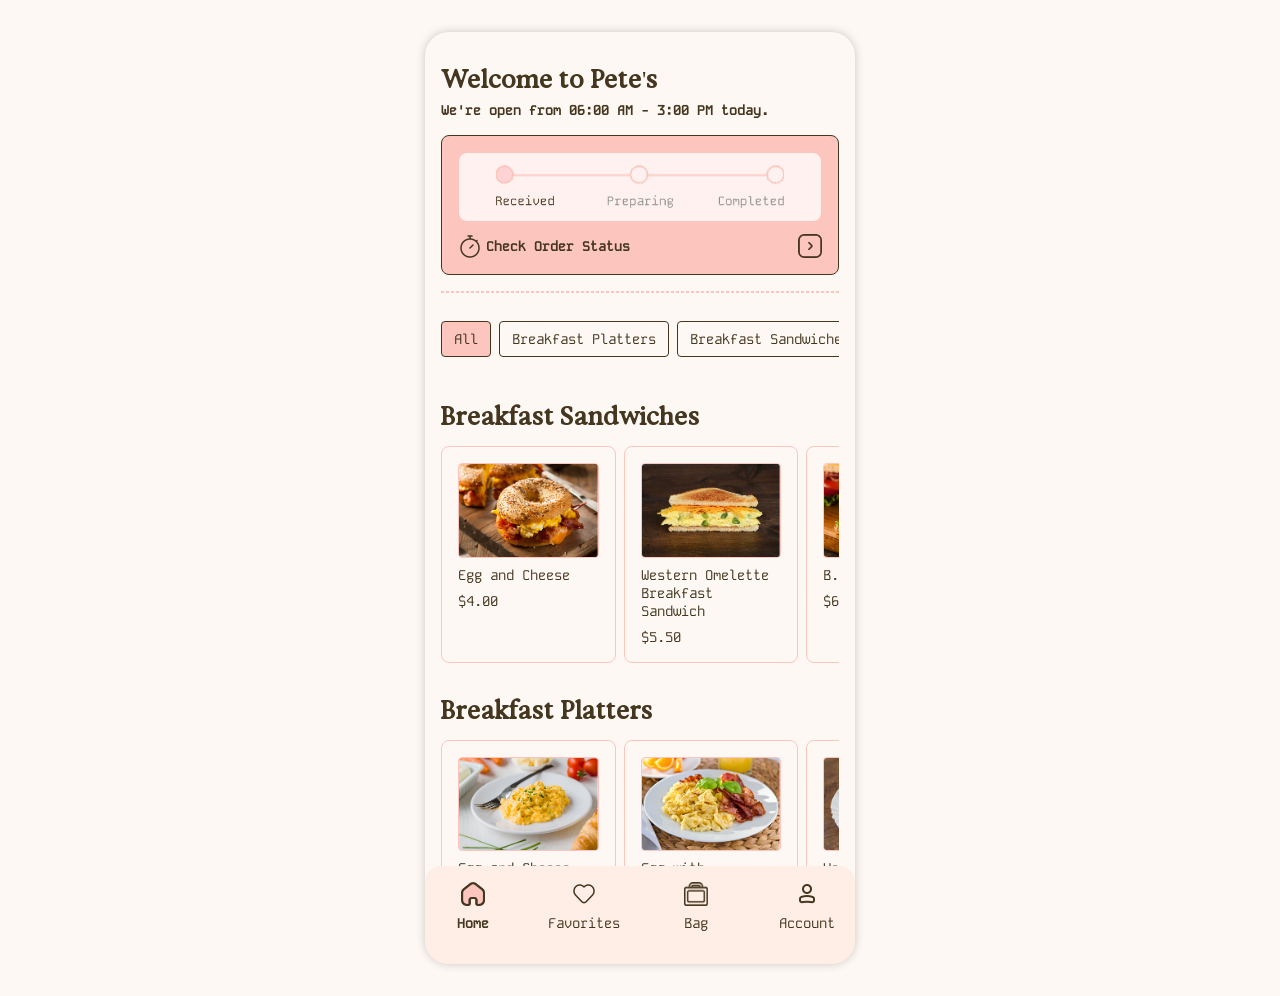
<file: final/index-ordered.html>
<!DOCTYPE html>
<html lang="en">
<head>
    <meta charset="UTF-8">
    <meta name="viewport" content="width=device-width, initial-scale=1.0">
    <title>Pete's Homepage - Ordered</title>
    <link rel="stylesheet" href="./css/global.css">
</head>
<body>
<div class="iphone-container">
<div class="content">
    <h2 class="color-text mb-2" >Welcome to Pete's</h2>
    <h4 class="mb-4">We're open from 06:00 AM - 3:00 PM today.</h4>

    <a href="./order-status.html">
        <div class="order-status-container mb-4">
            <img class="order-status-img" src="./img/order-status.png" alt="order progress graphic">
            <div class="order-status-text">
                <div class="order-status-right">
                    <img class="icon" src="img/timer.png" alt="timer icon">
                    <h4>Check Order Status</h4>
                </div>
                <img class="icon" src="./img/arrow-right.png" alt="right arrow icon">
            </div>
        </div>
    </a>

    <!-- <a href="rewards-after-order.html">
        <div class="rewards mb-6">
            <img class="points-rewards" src="./img/points_rewards.jpg" alt="rewards graphics">
            <h4>View & Redeem Rewards</h4>
        </div>
    </a> -->

    <!-- <h2 class="mb-4">Past Orders</h2>

    <div class="past-orders-scroll mb-5">
        <div class="past-orders" onclick="openModal()">
            <img class="food-img" src="./img/food/egg-and-cheese-bagel.jpg" alt="egg-and-cheese">
            <h4>Egg and Cheese</h4>
            <p>White bagel, tomato, cheese, bacon</p>
            <div class="price-arrow">
                <p>$4.00</p>
                <img class="plus" src="./img/plus.png" alt="plus icon">
            </div>
        </div>
        <div class="past-orders">
            <img class="food-img" src="./img/food/blt.jpg" alt="blt sandwich">
            <h4>B.L.T</h4>
            <p>White bread, tomato, lettuce, bacon, no toast</p>
            <div class="price-arrow">
                <p>$6.00</p>
                <img class="plus" src="./img/plus.png" alt="plus icon">
            </div>
        </div>
        <div class="past-orders">
            <img class="food-img" src="./img/food/grilled-cheese.jpg" alt="grilled-cheese">
            <h4>Grilled Cheese</h4>
            <p>Wheat bread, cheese, level 2 toast</p>
            <div class="price-arrow">
                <p>$6.00</p>
                <img class="plus" src="./img/plus.png" alt="plus icon">
            </div>
        </div>
        <div class="past-orders">
            <img class="food-img" src="./img/food/chocolate-muffin.jpg" alt="muffin">
            <h4>Muffin</h4>
            <p>Chocolate chip, warmed  up</p>
            <div class="price-arrow">
                <p>$1.75</p>
                <img class="plus" src="./img/plus.png" alt="plus icon">
            </div>
        </div>
    </div> -->

    <hr class="mb-4">

    <div class="filter-bar mb-6">
        <button class="filter-item active" data-filter="All">All</button>
        <button class="filter-item" data-filter="Breakfast Platters">Breakfast Platters</button>
        <button class="filter-item" data-filter="Breakfast Sandwiches">Breakfast Sandwiches</button>
        <button class="filter-item" data-filter="Lunch Sandwiches">Lunch Sandwiches</button>
        <button class="filter-item" data-filter="Chicken/Beef Steaks">Chicken/Beef Steaks</button>
        <button class="filter-item" data-filter="Salads">Salads</button>
        <button class="filter-item" data-filter="Sides">Sides</button>
        <button class="filter-item" data-filter="Drinks">Drinks</button>
    </div>
    <div id="menu-content">
    
        <h2 class="mb-4" data-category="Breakfast Sandwiches">Breakfast Sandwiches</h2>
        <div class="food-card-scroll mb-6" data-category="Breakfast Sandwiches">
        <a href="./food-item.html" class="past-orders-link">
            <div class="food-card">
                <img class="food-img" src="./img/food/egg-and-cheese-bagel.jpg" alt="egg-and-cheese">
                <p>Egg and Cheese</p>
                <p>$4.00</p>
            </div>
        </a>
            <div class="food-card">
                <img class="food-img" src="./img/food/western-omlette-sandwich.png" alt="Western Omelette Breakfast Sandwich">
                <p>Western Omelette Breakfast Sandwich</p>
                <p>$5.50</p>
            </div>
            <div class="food-card">
                <img class="food-img" src="./img/food/blt.jpg" alt="blt">
                <p>B.L.T</p>
                <p>$6.00</p>
            </div>
            <div class="food-card">
                <img class="food-img" src="./img/food/grilled-cheese.jpg" alt="grillec cheese">
                <p>Grilled Cheese</p>
                <p>$3.50</p>
            </div>
            <div class="food-card">
                <img class="food-img" src="./img/food/bagel-with-cream-cheese.png" alt="bagel with creamed cheese">
                <p>Bagel with Creamed Cheese</p>
                <p>$2.00</p>
            </div>
        </div>
    
        <h2 class="mb-4" data-category="Breakfast Platters">Breakfast Platters</h2>
        <div class="food-card-scroll mb-6" data-category="Breakfast Platters">
            <div class="food-card">
                <img class="food-img" src="./img/food/egg-and-cheese.jpg" alt="egg and cheese platter">
                <p>Egg and Cheese Platter</p>
                <p>$4.00</p>
            </div>
            <div class="food-card">
                <img class="food-img" src="./img/food/egg-with-breakfast-meat.jpg" alt="egg egg-with-breakfast-meat">
                <p>Egg with Breakfast Meat</p>
                <p>$6.00</p>
            </div>
            <div class="food-card">
                <img class="food-img" src="./img/food/western-omlette.jpg" alt="western-omlette">
                <p>Western Omlette</p>
                <p>$4.00</p>
            </div>
        </div>
    
        <h2 class="mb-4" data-category="Lunch Sandwiches">Lunch Sandwiches</h2>
        <div class="food-card-scroll mb-6" data-category="Lunch Sandwiches">
            <div class="food-card">
                <img class="food-img" src="./img/food/hotdog.jpg" alt="hotdog">
                <p>Hot Dog</p>
                <p>$2.00</p>
            </div>
            <div class="food-card">
                <img class="food-img" src="./img/food/hot-sausage.jpg" alt="hot hot-sausage">
                <p>Hot Sausage</p>
                <p>$4.50</p>
            </div>
            <div class="food-card">
                <img class="food-img" src="./img/food/tuna-sandwich.jpg" alt="tuna-sandwich">
                <p>Tuna Sandwich</p>
                <p>$7.00</p>
            </div>
            <div class="food-card">
                <img class="food-img" src="./img/food/chicken-salad-sandwich.jpg" alt="chicken-salad-sandwich">
                <p>Chicken Salad Sandwich</p>
                <p>$5.00</p>
            </div>
            <div class="food-card">
                <img class="food-img" src="./img/food/turkey-club.jpg" alt="turkey-club">
                <p>Turkey Club</p>
                <p>$6.50</p>
            </div>
            <div class="food-card">
                <img class="food-img" src="./img/food/ham-club.jpg" alt="ham club">
                <p>Ham Club</p>
                <p>$6.50</p>
            </div>
            <div class="food-card">
                <img class="food-img" src="./img/food/tuna-club.jpg" alt="Tuna Club">
                <p>Tuna Club</p>
                <p>$6.50</p>
            </div>
            <div class="food-card">
                <img class="food-img" src="./img/food/grilled-chicken-club.jpg" alt="Grilled Chicken Club">
                <p>Grilled Chicken Club</p>
                <p>$6.50</p>
            </div>
            <div class="food-card">
                <img class="food-img" src="./img/food/burger.jpg" alt="Burger">
                <p>Burger</p>
                <p>$5.00</p>
            </div>
            <div class="food-card">
                <img class="food-img" src="./img/food/chicken-salad-sandwich.jpg" alt="Chicken Salad Club">
                <p>Chicken Salad Club</p>
                <p>$6.50</p>
            </div>
        </div>
    
        <h2 class="mb-4" data-category="Chicken/Beef Steaks">Chicken/Beef Steaks</h2>
        <div class="food-card-scroll mb-6" data-category="Chicken/Beef Steaks">
            <div class="food-card">
                <img class="food-img" src="./img/food/buffalo-chicken-cheesesteak.jpg" alt="Buffalo Cheese Steak">
                <p>Buffalo Cheese Steak</p>
                <p>$7.00</p>
            </div>
            <div class="food-card">
                <img class="food-img" src="./img/food/vegetarian-gyro.jpg" alt="Vegetarian Gyro">
                <p>Vegetarian Gyro</p>
                <p>$5.00</p>
            </div>
            <div class="food-card">
                <img class="food-img" src="./img/food/pizza-cheesesteak.jpg" alt="Pizza Steak">
                <p>Pizza Steak</p>
                <p>$5.00</p>
            </div>
            <div class="food-card">
                <img class="food-img" src="./img/food/chicken-gyro.jpg" alt="Chicken Gyro">
                <p>Chicken Gyro</p>
                <p>$6.00</p>
            </div>
            <div class="food-card">
                <img class="food-img" src="./img/food/cheesesteak.jpg" alt="Cheesesteak">
                <p>Cheesesteak</p>
                <p>$6.00</p>
            </div>
            <div class="food-card">
                <img class="food-img" src="./img/food/lamb-gyro.jpg" alt="Lamb Gyro">
                <p>Lamb Gyro</p>
                <p>$6.00</p>
            </div>
        </div>
    
        <h2 class="mb-4" data-category="Salads">Salads</h2>
        <div class="food-card-scroll mb-6" data-category="Salads">
            <div class="food-card">
                <img class="food-img" src="./img/food/garden-salad.jpg" alt="Garden Salad">
                <p>Garden Salad</p>
                <p>$4.50</p>
            </div>
            <div class="food-card">
                <img class="food-img" src="./img/food/grilled-chicken-salad.jpg" alt="grilled chicken Salad">
                <p>Grilled Chicken Salad</p>
                <p>$7.00</p>
            </div>
            <div class="food-card">
                <img class="food-img" src="./img/food/chef-salad.jpg" alt="Chef Salad">
                <p>Chef Salad</p>
                <p>$7.00</p>
            </div>
            <div class="food-card">
                <img class="food-img" src="./img/food/caesar-salad.jpg" alt="ceaser sald">
                <p>Ceaser Salad</p>
                <p>$7.00</p>
            </div>
            <div class="food-card">
                <img class="food-img" src="./img/food/cobb-salad.jpg" alt="Cobb Salad">
                <p>Cobb Salad</p>
                <p>$7.00</p>
            </div>
        </div>
    
        <h2 class="mb-4" data-category="Sides">Sides</h2>
        <div class="food-card-scroll mb-6" data-category="Sides">
            <div class="food-card">
                <img class="food-img" src="./img/food/chocolate-muffin.jpg" alt="Muffin">
                <p>Muffin</p>
                <p>$1.75</p>
            </div>
            <div class="food-card">
                <img class="food-img" src="./img/food/toast with jam and butter.jpg" alt="toast with butter/jelly">
                <p>Toast with butter/jelly</p>
                <p>$2.00</p>
            </div>
            <div class="food-card">
                <img class="food-img" src="./img/food/hashbrowns.jpg" alt="Hash Brown">
                <p>Hash Brown</p>
                <p>$1.50</p>
            </div>
            <div class="food-card">
                <img class="food-img" src="./img/food/bbq-chips.jpg" alt="BBQ chips">
                <p>BBQ Chips</p>
                <p>$.075</p>
            </div>
            <div class="food-card">
                <img class="food-img" src="./img/food/doritos.jpg" alt="Doritos Chips">
                <p>Doritos Chips</p>
                <p>$0.75</p>
            </div>
            <div class="food-card">
                <img class="food-img" src="./img/food/fritos.jpg" alt="Fritos Chips">
                <p>Fritos Chips</p>
                <p>$0.75</p>
            </div>
            <div class="food-card">
                <img class="food-img" src="./img/food/potato-chips.jpg" alt="Lays Chips">
                <p>Lays Chips</p>
                <p>$0.75</p>
            </div>
            <div class="food-card">
                <img class="food-img" src="./img/food/cheetos.jpg" alt="Cheetos Chips">
                <p>Cheetos Chips</p>
                <p>$0.75</p>
            </div>
        </div>
    
        <h2 class="mb-4" data-category="Drinks">Drinks</h2>
        <div class="food-card-scroll mb-10" data-category="Drinks">
            <div class="food-card">
                <img class="food-img" src="./img/food/hot-coffee.jpg" alt="Hot Coffe">
                <p>Hot Coffe</p>
                <p>$1.00</p>
            </div>
            <div class="food-card">
                <img class="food-img" src="./img/food/hot-tea.jpg" alt="Hot Tea">
                <p>Hot Tea</p>
                <p>$1.00</p>
            </div>
            <div class="food-card">
                <img class="food-img" src="./img/food/hot-chocolate.jpg" alt="Hot Chocolate">
                <p>Hot Chocolate</p>
                <p>$1.00</p>
            </div>
            <div class="food-card">
                <img class="food-img" src="./img/food/coke.jpg" alt="Coke">
                <p>Coke</p>
                <p>$1.00</p>
            </div>
            <div class="food-card">
                <img class="food-img" src="./img/food/diet-coke.jpg" alt="Diet Coke">
                <p>Diet Coke</p>
                <p>$1.00</p>
            </div>
            <div class="food-card">
                <img class="food-img" src="./img/food/fanta.jpg" alt="Fanta">
                <p>Fanta</p>
                <p>$1.00</p>
            </div>
            <div class="food-card">
                <img class="food-img" src="./img/food/ginger-ale.jpg" alt="Ginger Ale">
                <p>Ginger Ale</p>
                <p>$1.00</p>
            </div>
            <div class="food-card">
                <img class="food-img" src="./img/food/pepsi.jpg" alt="Pepsi">
                <p>Pepsi</p>
                <p>$1.00</p>
            </div>
            <div class="food-card">
                <img class="food-img" src="./img/food/diet-pepsi.jpg" alt="Diet Pepsi">
                <p>Diet Pepsi</p>
                <p>$1.00</p>
            </div>
            <div class="food-card">
                <img class="food-img" src="./img/food/arnold-palmer.jpg" alt="Arnold Palmer">
                <p>Arnold Palmer</p>
                <p>$2.00</p>
            </div>
            <div class="food-card">
                <img class="food-img" src="./img/food/vitamin-water.jpg" alt="Vitamin Water">
                <p>Vitamin Water</p>
                <p>$2.25</p>
            </div>
            <div class="food-card">
                <img class="food-img" src="./img/food/gatorade.jpg" alt="Gatorade">
                <p>Gatorade</p>
                <p>$2.00</p>
            </div>
            <div class="food-card">
                <img class="food-img" src="./img/food/water.jpg" alt="Water">
                <p>Water</p>
                <p>$1.00</p>
            </div>
        </div>
    </div>
    
        <div class="nav">
            <a href="./index.html">
            <div class="nav-item">
                <img class="icon" src="./img/home-filled.png" alt="home status icon">
                <h4>Home</h4>
            </div>
            </a>
            <a href="./favorites.html">
            <div class="nav-item">
                <img class="icon" src="./img/heart-empty-nav.png" alt="heart icon">
                <p>Favorites</p>
            </div>
            </a>
            <a href="./bag.html">
            <div class="nav-item">
                <img class="icon" src="./img/bag-empty.png" alt="bag icon">
                <p>Bag</p>
            </div>
            </a>
            <a href="./account.html">
            <div class="nav-item">
                <img class="icon" src="./img/account-empty.png" alt="account icon">
                <p>Account</p>
            </div>
            </a>
        </div>
    </div>
</div>
</body>
</html>

<script>
const filterButtons = document.querySelectorAll('.filter-item');
const headings = document.querySelectorAll('h2[data-category]');

// Store original margin classes for each food-card-scroll
const originalMargins = {};
headings.forEach(heading => {
    const nextScroll = getNextFoodCardScroll(heading);
    if (nextScroll) {
        originalMargins[heading.dataset.category] = nextScroll.className.match(/mb-\d+/)?.[0] || '';
    }
});

function getNextFoodCardScroll(el) {
    let next = el.nextElementSibling;
    while (next && !next.classList.contains('food-card-scroll')) {
        next = next.nextElementSibling;
    }
    return next;
}

filterButtons.forEach(button => {
    button.addEventListener('click', () => {
        filterButtons.forEach(btn => btn.classList.remove('active'));
        button.classList.add('active');

        const filter = button.dataset.filter;
        const menuContent = document.getElementById('menu-content'); // ADD

        menuContent.style.transition = 'opacity 0.2s ease'; // ADD
        menuContent.style.opacity = '0'; // ADD

        setTimeout(() => { // ADD

            headings.forEach(heading => {
                const nextScroll = getNextFoodCardScroll(heading);

                heading.style.display = 'none';
                if (nextScroll) {
                    nextScroll.style.display = 'none';
                    nextScroll.classList.remove('grid-view');
                    nextScroll.classList.remove('mb-10');
                    nextScroll.classList.remove(...nextScroll.className.split(' ').filter(c => c.startsWith('mb-')));
                    nextScroll.classList.add(originalMargins[heading.dataset.category]);
                }

                if (filter === 'All' || heading.dataset.category === filter) {
                    heading.style.display = 'block';
                    if (nextScroll) {
                        if (filter === 'All') {
                            nextScroll.style.display = 'flex';
                            nextScroll.classList.remove('grid-view');
                            nextScroll.classList.remove(...nextScroll.className.split(' ').filter(c => c.startsWith('mb-')));
                            nextScroll.classList.add(originalMargins[heading.dataset.category]);
                        } else {
                            nextScroll.style.display = 'grid';
                            nextScroll.classList.add('grid-view');
                            nextScroll.classList.add('mb-10');
                        }
                    }
                }
            });

            menuContent.style.opacity = '1'; // ADD

        }, 200); // ADD
    });
});
</script>
</file>
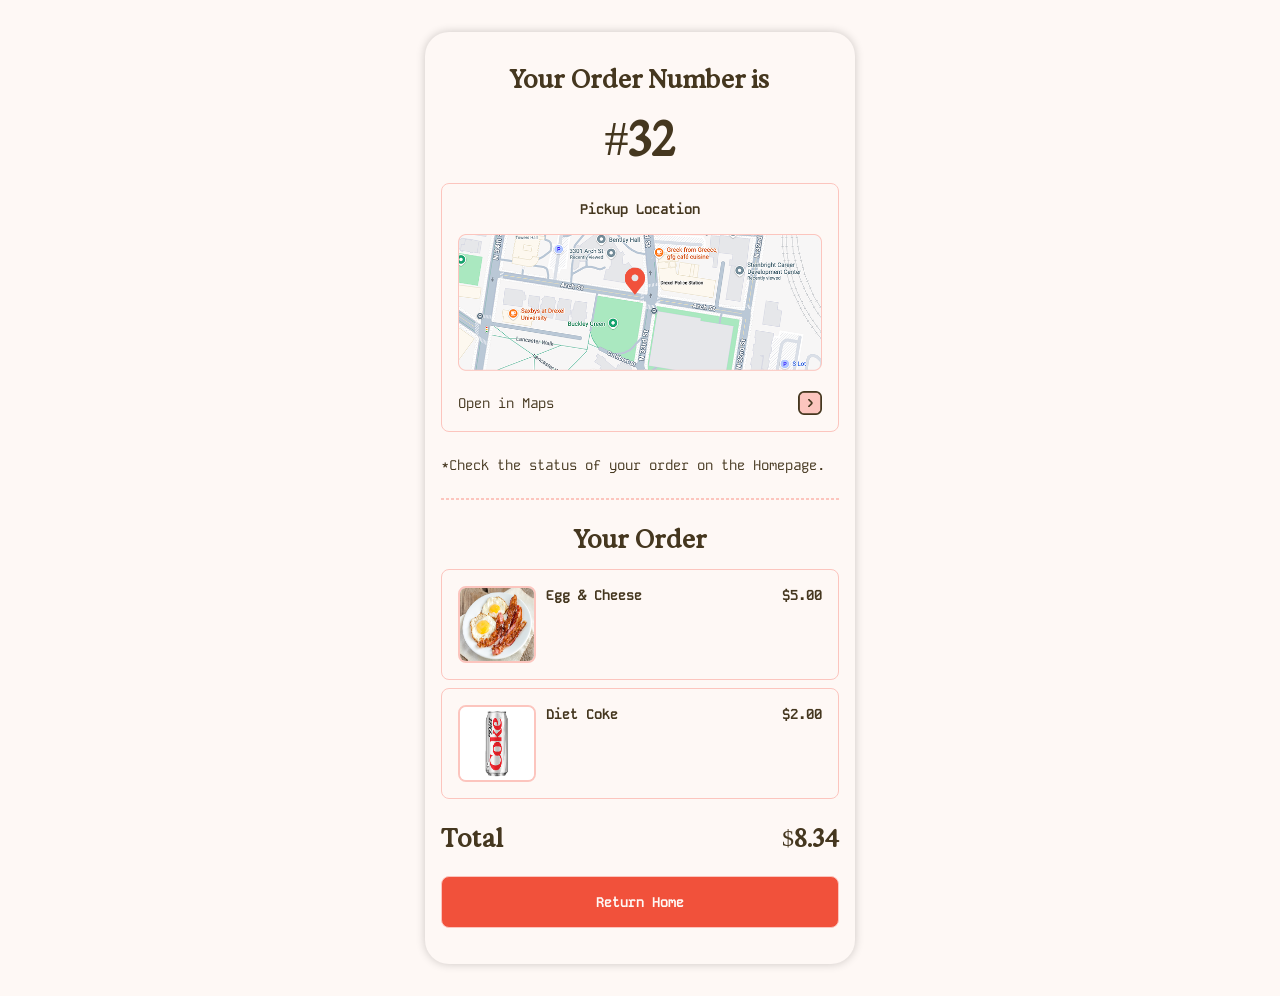
<file: final/order-confirmation.html>
<!DOCTYPE html>
<html lang="en">
<head>
    <meta charset="UTF-8">
    <meta name="viewport" content="width=device-width, initial-scale=1.0">
    <title>Order Confirmation</title>
    <link rel="stylesheet" href="./css/global.css">
</head>
<body>
<div class="iphone-container">
    <h2 class="center-text mb-4">Your Order Number is </h2>
    <h1 class="center-text mb-4">#32</h1>

    <div class="pickup-location mb-5">
        <h4>Pickup Location</h4>
        <img class="map mb-1" src="./img/map.png" alt="map image">
        <div class="open-maps">
            <p>Open in Maps</p>
            <img class="icon" src="img/arrow-right.png" alt="right arrow icon">
        </div>
    </div>

    <p class="mb-5">*Check the status of your order on the Homepage.</p>

    <hr class="mb-5">

    <h2 class="center-text mb-4">Your Order</h2>   
    <div class="order-summary mb-2">
        <div class="order-left">
            <img class="order-img" src="./img/food/egg-bacon.jpg" alt="bacon egg and cheese">
            <h4>Egg & Cheese</h4>
        </div>
        <h4 class="order-price">$5.00</h4>
    </div>
        <div class="order-summary mb-5">
        <div class="order-left">
            <img class="order-img" src="./img/food/diet-coke.jpg" alt="diet coke image">
            <h4>Diet Coke</h4>
        </div>
        <h4 class="order-price">$2.00</h4>
    </div>



    <div class="cost-breakdown mt-7">
        <h2>Total</h2>
        <h2>$8.34</h2>
    </div>

    <a href="./index-ordered.html">
        <div class="btn mt-5">
            <h4>Return Home</h4>
        </div>  
    </a>

    <!-- <hr class="mb-5"> -->

    <!-- <h2 class="center-text mb-3">Earned Points</h2>

    <h2 class="center-text mb-3">72 Points</h2>

    <img class="progress-bar mb-3" src="./img/progress-bar.png" alt="progress bar">

    <a href="./rewards-from-confirmation.html">
        <div class="flex">
            <h5>68 points until your next reward</h5>
            <img class="icon" src="./img/arrow-right.png" alt="">
        </div>
    </a> -->
</div>
</body>
</html>
</file>
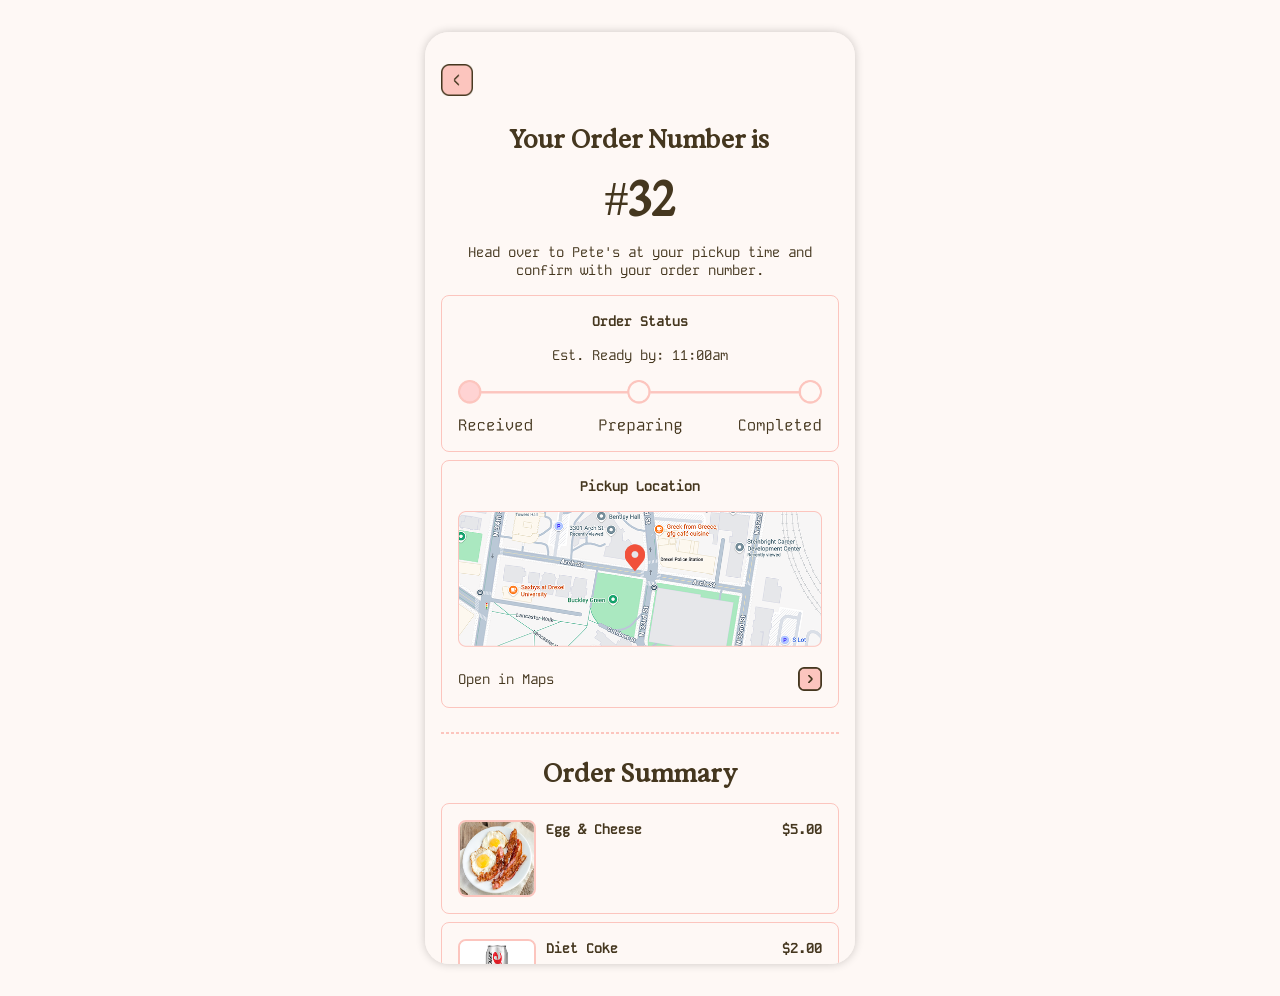
<file: final/order-status.html>
<!DOCTYPE html>
<html lang="en">
<head>
    <meta charset="UTF-8">
    <meta name="viewport" content="width=device-width, initial-scale=1.0">
    <title>Order Status</title>
    <link rel="stylesheet" href="./css/global.css">
</head>
<body>
<div class="iphone-container">
    <a href="./index-ordered.html">
        <img class="arrow-left mb-5" src="./img/arrow-left.png" alt="left arrow">
    </a>

    <h2 class="center-text mb-4">Your Order Number is </h2>
    <h1 class="center-text mb-4">#32</h1>

    <p class="center-text mb-4">Head over to Pete's at your pickup time and confirm with your order number.</p>

    <div class="order-status-empty mb-2"> 
        <h4>Order Status</h4>
        <p>Est. Ready by: 11:00am </p>
        <img class="order-status-img" src="img/order-status-empty.png" alt="">
    </div>

    <div class="pickup-location mb-5">
        <h4>Pickup Location</h4>
        <img class="map mb-1" src="./img/map.png" alt="map image">
        <div class="open-maps">
            <p>Open in Maps</p>
            <img class="icon" src="img/arrow-right.png" alt="right arrow icon">
        </div>
    </div>


    <hr class="mb-5">

    <h2 class="center-text mb-4">Order Summary</h2>   
    <div class="order-summary mb-2">
        <div class="order-left">
            <img class="order-img" src="./img/food/egg-bacon.jpg" alt="bacon egg and cheese">
            <h4>Egg & Cheese</h4>
        </div>
        <h4 class="order-price">$5.00</h4>
    </div>
        <div class="order-summary mb-6">
        <div class="order-left">
            <img class="order-img" src="./img/food/diet-coke.jpg" alt="diet coke image">
            <h4>Diet Coke</h4>
        </div>
        <h4 class="order-price">$2.00</h4>
    </div>

    <div class="cost-breakdown mb-5">
        <h2>Total</h2>
        <h2>$8.34</h2>
    </div>
</div>
</body>
</html>
</file>
<file: final/css/global.css>
* {
    box-sizing: border-box;
}

/* fonts */
@font-face {
  font-family: 'Exposure';
  src: url('../typography/Exposure\ Trial\ -30.woff2') format('woff2');
  font-weight: normal;
  font-style: normal;
  font-display: swap;
}

@font-face {
  font-family: 'Kode Mono';
  src: url('../typography/KodeMono\ Regular.woff2') format('woff2');
  font-weight: 400;
  font-style: normal;
  font-display: swap;
}

@font-face {
  font-family: 'Kode Mono';
  src: url('../typography/KodeMono\ Bold.woff2') format('woff2');
  font-weight: 700;
  font-style: normal;
  font-display: swap;
}

.iphone-container {
    width: 430px;
    height: 932px;
    margin: 0 auto;
    overflow-y: auto;
    background-color: var(--color-background);
    padding: 32px 16px 32px 16px;
    box-shadow: 0 0 10px rgba(0,0,0,0.2);
    border-radius: 24px;
    position: relative;
    font-size: 14px;
    -webkit-overflow-scrolling: touch;
    scrollbar-width: none;
}

.iphone-container::-webkit-scrollbar {
    display: none;
}

.iphone-container .modal-overlay {
    position: fixed;
    top: 0;
    left: 0;
    right: 0;
    bottom: 0;
    width: 430px;
    margin: 0 auto;
    background: rgba(0,0,0,0.4);
    opacity: 0;
    pointer-events: none;
    transition: opacity 0.3s ease;
    z-index: 10;
    display: none;
    border-radius: 24px;
}

.iphone-container .bottom-modal {
    position: fixed;
    bottom: 0;
    left: 0;
    right: 0;
    width: 430px;
    margin: 0 auto;
    height: 90%;
    max-height: calc(932px - 64px);
    border-radius: 16px 16px 0 0;
    display: flex;
    flex-direction: column;
    overflow: hidden;
    transform: translateY(100%);
    transition: transform 0.35s ease;
    padding: 16px;
    z-index: 11;
    display: none;
    border-radius: 24px;
}

.iphone-container .modal-content {
    flex: 1;
    overflow-y: auto;
    -webkit-overflow-scrolling: touch;
    scrollbar-width: none;
    padding-bottom: 16px;
}

.iphone-container .modal-content::-webkit-scrollbar {
    display: none;
}

.iphone-container .modal-handle {
    width: 40px;
    height: 4px;
    background: #ccc;
    border-radius: 999px;
    margin: 0 auto 12px;
}

.iphone-container .modal-overlay.active {
    opacity: 1;
    pointer-events: auto;
}

/* variables */
:root {
    /* colors */
    --color-text-primary: #45371F;
    --color-dark-primary: #FCC5BE;
    --color-light-primary: #FFF1EF;
    --color-background: #FEF8F5;
    --space-1: 4px;
    --space-2: 8px;
    --space-3: 12px;
    --space-4: 16px;
    --space-5: 24px;
    --space-6: 32px;
    --space-8: 40px;
    --space-9: 48px;
    --space-10: 120px;
    --space-11: 82px
}

/* base styles */
body {
    background-color: var(--color-background);
    margin: 32px 16px 32px 16px;
    color: var(--color-text-primary);
}

h1, h2 {
    font-family: Exposure, 'Times New Roman', Times, serif;
    color: var(--color-text-primary);
    margin: 0;
}

h3, h4, h5, h6, p {
    font-family: Kode Mono, 'Courier New', Courier, monospace;
    color: var(--color-text-primary);
    margin: 0;
}

h1 {
    font-size: 48px;
    font-weight: normal;
}

h2 {
    font-size: 24px;
    font-weight: normal;
}

h3 {
    font-size: 14px;
    font-weight: 700;
}

h4 {
    font-size: 14px;
    font-weight: 600;
}

h5 {
    font-size: 14px;
    font-weight: 400;
    text-decoration: underline;
}

h6 {
    font-size: 16px;
    font-weight: 600;
}

p {
    font-size: 14px;
    font-weight: 400;
}

.color-text {
    color: var(--color-text-primary);
}

/* margin - all sides */
.m-1  { margin: var(--space-1); }  /* 4px */
.m-2  { margin: var(--space-2); } /* 8px */
.m-3  { margin: var(--space-3); } /* 12px */
.m-4  { margin: var(--space-4); } /* 20px */
.m-5  { margin: var(--space-5); } /* 24px */
.m-6  { margin: var(--space-6); } /* 32px */
.m-8  { margin: var(--space-8); } /* 40px */
.m-9  { margin: var(--space-9); } /* 48px */
.m-10 { margin: var(--space-10); } /* 64px */

/* margin - top */
.mt-1  { margin-top: var(--space-1); } /* 4px */
.mt-2  { margin-top: var(--space-2); } /* 8px */
.mt-3  { margin-top: var(--space-3); } /* 12px */
.mt-4  { margin-top: var(--space-4); } /* 20px */
.mt-5  { margin-top: var(--space-5); } /* 24px */
.mt-6  { margin-top: var(--space-6); } /* 32px */
.mt-8  { margin-top: var(--space-8); } /* 40px */
.mt-9  { margin-top: var(--space-9); } /* 48px */
.mt-10 { margin-top: var(--space-10); } /* 64px */
.mt-11 { margin-top: var(--space-11); } /* 82px */

/* margin - bottom */
.mb-1  { margin-bottom: var(--space-1); } /* 4px */
.mb-2  { margin-bottom: var(--space-2); } /* 8px */
.mb-3  { margin-bottom: var(--space-3); } /* 12px */
.mb-4  { margin-bottom: var(--space-4); } /* 20px */
.mb-5  { margin-bottom: var(--space-5); } /* 24px */
.mb-6  { margin-bottom: var(--space-6); } /* 32px */
.mb-8  { margin-bottom: var(--space-8); } /* 40px */
.mb-9  { margin-bottom: var(--space-9); } /* 48px */
.mb-10 { margin-bottom: var(--space-10); } /* 64px */

/* margin - left */
.ml-1  { margin-left: var(--space-1); } /* 4px */
.ml-2  { margin-left: var(--space-2); } /* 8px */
.ml-3  { margin-left: var(--space-3); } /* 12px */
.ml-4  { margin-left: var(--space-4); } /* 20px */
.ml-5  { margin-left: var(--space-5); } /* 24px */
.ml-6  { margin-left: var(--space-6); } /* 32px */
.ml-8  { margin-left: var(--space-8); } /* 40px */
.ml-9  { margin-left: var(--space-9); } /* 48px */
.ml-10 { margin-left: var(--space-10); } /* 64px */

/* margin - right */
.mr-1  { margin-right: var(--space-1); } /* 4px */
.mr-2  { margin-right: var(--space-2); } /* 8px */
.mr-3  { margin-right: var(--space-3); } /* 12px */
.mr-4  { margin-right: var(--space-4); } /* 20px */
.mr-5  { margin-right: var(--space-5); } /* 24px */
.mr-6  { margin-right: var(--space-6); } /* 32px */
.mr-8  { margin-right: var(--space-8); } /* 40px */
.mr-9  { margin-right: var(--space-9); } /* 48px */
.mr-10 { margin-right: var(--space-10); } /* 64px */

/* margin - horizontal */
.mx-1  { margin-left: var(--space-1); margin-right: var(--space-1); } /* 4px */
.mx-2  { margin-left: var(--space-2); margin-right: var(--space-2); } /* 8px */
.mx-3  { margin-left: var(--space-3); margin-right: var(--space-3); } /* 12px */
.mx-4  { margin-left: var(--space-4); margin-right: var(--space-4); } /* 20px */
.mx-5  { margin-left: var(--space-5); margin-right: var(--space-5); } /* 24px */
.mx-6  { margin-left: var(--space-6); margin-right: var(--space-6); } /* 32px */

/* margin - vertical */
.my-1  { margin-top: var(--space-1); margin-bottom: var(--space-1); } /* 4px */
.my-2  { margin-top: var(--space-2); margin-bottom: var(--space-2); } /* 8px */
.my-3  { margin-top: var(--space-3); margin-bottom: var(--space-3); } /* 12px */
.my-4  { margin-top: var(--space-4); margin-bottom: var(--space-4); } /* 20px */
.my-5  { margin-top: var(--space-5); margin-bottom: var(--space-5); } /* 24px */
.my-6  { margin-top: var(--space-6); margin-bottom: var(--space-6); } /* 32px */

.pick-up-time {
    display: flex;
    padding: 16px;
    align-items: center;
    gap: 8px;
    align-self: stretch;
    border-radius: 8px;
    border: 1px solid var(--color-text-primary);
    background: var(--color-dark-primary);
}

.timer {
    width: 24px;
    height: 24px;
}

.rewards {
    display: flex;
    padding: 16px;
    flex-direction: column;
    align-items: flex-start;
    gap: 10px;
    border-radius: 8px;
    border: 1px solid var(--color-dark-primary);
}

.points-rewards {
    width: 100%;
    height: auto;
}

.plus {
    width: 24px;
    height: 24px;  
}

/* PAST ORDERS */
.past-orders {
    display: flex;
    width: 174.5px;
    min-width: 174.5px;
    max-width: 174.5px;
    padding: 16px;
    flex-direction: column;
    align-items: flex-start;
    gap: 8px;
    align-self: stretch;
    border-radius: 8px;
    border: 1px solid var(--color-dark-primary);
}

.past-orders-scroll {
  display: flex;
  gap: 8px;
  overflow-x: auto;
  -webkit-overflow-scrolling: touch;
  scrollbar-width: none; /* Firefox */
}

.past-orders-scroll::-webkit-scrollbar {
  display: none;
}

.past-orders-link {
    display: flex;
}

.past-orders-link .food-card {
    width: 100%;
}
/* PAST ORDERS */


.price-arrow {
    display: flex;
    justify-content: space-between;
    align-items: center;
    gap: 24px;
    align-self: stretch;
}

hr {
    border: 1px dashed var(--color-dark-primary);
}

button {
    transition: background-color 0.3s ease-in-out;
    cursor: pointer;
}

/* FILTER BAR */
.filter-bar {
    display: flex;
    gap: 8px;
    overflow-x: auto;
    white-space: nowrap;
    padding: 12px 0;
    -webkit-overflow-scrolling: touch;
    scrollbar-width: none;
}

.filter-bar::-webkit-scrollbar {
    display: none;
}

.filter-item {
    font-family: Kode Mono, 'Courier New', Courier, monospace;
    color: var(--color-text-primary);
    flex: 0 0 auto;
    padding: 8px 12px;
    border-radius: 4px;
    border: 1px solid var(--color-text-primary);
    background-color: transparent;
    font-size: 14px;
    font-weight: 400;
    cursor: pointer;
    white-space: nowrap;
}

.filter-item.active {
    font-family: Kode Mono, 'Courier New', Courier, monospace;
    background-color: var(--color-dark-primary);
    color: var(--color-text-primary);
}
/* FILTER BAR */


/* FOOD CONTAINER */
.food-card {
    display: flex;
    min-width: 174.5px;
    max-width: 174.5px;
    padding: 16px;
    flex-direction: column;
    align-items: flex-start;
    gap: 8px;
    flex: 1 0 0;
    border-radius: 8px;
    border: 1px solid var(--color-dark-primary);
}

.food-img {
    width: 100%;
    height: auto;
    border-radius: 4px;
    border: solid 1px var(--color-dark-primary);
}

.food-card-scroll {
  display: flex;
  gap: 8px;
  overflow-x: auto;
  -webkit-overflow-scrolling: touch;
  scrollbar-width: none;
}

.food-card-scroll::-webkit-scrollbar {
  display: none;
}
.food-card-scroll.grid-view {
    display: grid;
    grid-template-columns: repeat(2, 1fr);
    gap: 8px;
}

.food-card-scroll.grid-view .food-card {
    min-width: 0;
    max-width: 100%;
    flex: unset;
}
/* FOOD CONTAINER */

.arrow-left {
    width: 32px;
    height: 32px;
}

.icon {
    width: 24px;
    height: 24px;
}

.icon-btn {
    background: none;
    border: none;
    padding: 0;
    cursor: pointer;
    display: flex;
    align-items: center;
    justify-content: center;
}

.item-des-page {
    display: flex;
height: 385px;
flex-direction: column;
align-items: flex-start;
gap: 16px;
align-self: stretch;
}

/* CUSTOMIZATION DROPDOWM */
.customization-dropdown {
  display: flex;
  flex-direction: column;
  border-radius: 8px;
  border: 1px solid var(--color-dark-primary);
  margin-bottom: var(--space-2);
  overflow: hidden;
}

.dropdown-header {
  display: flex;
  justify-content: space-between;
  align-items: center;
  padding: 16px;
  cursor: pointer;
  background: var(--color-background);
}

.dropdown-menu {
    display: grid; /* always grid, never none */
    background: var(--color-background);
    gap: 8px;
    padding: 0 16px; /* remove top/bottom padding when closed */
    grid-template-columns: repeat(2, 1fr);
    
    max-height: 0;
    overflow: hidden;
    opacity: 0;
    transition: max-height 0.4s ease-in-out, opacity 0.4s ease-in-out, padding 0.4s ease-in-out;
}

.dropdown-item {
  display: flex;
  flex-direction: column;
  justify-content: center;
  align-items: center;
  gap: 8px;
  border-radius: 8px;
  border: 1px solid #45371F;
  cursor: pointer;
  padding: 12px;
}

.dropdown-item input[type="radio"],
.dropdown-item input[type="checkbox"] {
    display: none;
}

.dropdown-img {
    width: 64px;
    height: 64px;
    aspect-ratio: 1/1;
}

.customization-dropdown.active .dropdown-menu {
    max-height: 700px;
    opacity: 1;
    padding: 16px; /* restore padding when open */
}

.arrow {
  transition: transform 0.3s ease;
}

.customization-dropdown.active .arrow {
  transform: rotate(180deg);
}
/* CUSTOMIZATION DROPDOWM */

/* SCHEDULE DROPDOWM */
.schedule-dropdown {
  display: flex;
  flex-direction: column;
  border-radius: 8px;
  border: 1px solid #FCC5BE;
  margin-bottom: var(--space-2);
  overflow: hidden;
}

.schedule-dropdown .dropdown-header {
  display: flex;
  justify-content: space-between;
  align-items: center;
  padding: 16px;
  cursor: pointer;
  background: var(--color-background);
}

.schedule-dropdown .dropdown-menu {
  display: none;
  flex-direction: column;
  background: var(--color-background);
  padding: 0;
  gap: 0;
}

.schedule-dropdown .dropdown-item {
  display: block;
  padding: 12px 16px;
  cursor: pointer;
  border: none;
  text-align: left;
  transition: background 0.2s;
  border-radius: 0;
}

.schedule-dropdown.active .dropdown-menu {
  display: flex;
}

.schedule-dropdown .arrow {
  transition: transform 0.3s ease;
}

.schedule-dropdown.active .arrow {
  transform: rotate(180deg);
}
/* SCHEDULE DROPDOWM */

.quantity {
    display: flex;
    padding: 16px;
    justify-content: space-between;
    align-items: center;
    align-self: stretch;
    border-radius: 8px;
    border: 1px solid var(--color-dark-primary);
    background: var(--color-light-primary);
    margin-bottom: var(--space-2);
}

.quantity-option {
    display: flex;
    align-items: center;
    gap: 12px;
}

.add-to-favorites {
    display: flex;
    padding: 16px;
    justify-content: space-between;
    align-items: center;
    align-self: stretch;
    border-radius: 8px;
    border: 1px solid var(--color-dark-primary);
    background: var(--color-light-primary);
    margin-bottom: var(--space-2);
}

.btn h4 {
    color: var(--color-background);
}

.btn {
    color: var(--color-background) !important;
    display: flex;
    padding: 16px;
    justify-content: center;
    align-items: flex-start;
    gap: 10px;
    align-self: stretch;
    border-radius: 8px;
    border: 1px solid var(--color-dark-primary);
    background: #F1513B;
    cursor: pointer;
}

.payment-img {
    height: 30px;
    width: 45px;
}

.payment-method {
  display: flex;
  justify-content: space-between; 
  align-items: center;
  padding: 12px;
  border: 1px solid var(--color-dark-primary);
  border-radius: 8px;
  cursor: pointer;
}

.payment-left {
  display: flex;
  align-items: center;
  gap: 8px;
}

.rewards-checkout {
    display: flex;
    justify-content: space-between; 
    align-items: center;
    padding: 16px;
    border-radius: 8px;
    border: 1px solid var(--color-dark-primary);
    cursor: pointer;
}

.rewards-checkout-50 {
    display: flex;
    justify-content: space-between; 
    align-items: center;
    padding: 16px;
    border-radius: 8px;
    border: 1px solid var(--color-dark-primary);
    opacity: 60%;
}

.gift-icon {
    height: 40px;
    width: 40px;
}
.reward-text {
    display: flex;
    flex-direction: column;
    align-items: flex-start;
    gap: 4px;
}

.apply-reward-text-box {
    display: flex;
    padding: 8px 16px;
    justify-content: space-between;
    align-items: start;
    gap: 8px;
    border-radius: 4px;
    border: 1px solid var(--color-dark-primary);
}

.left-rewards {
    display: flex;
    align-items: center;
    gap: 8px;
}

.add-tip {
    display: flex;
    align-items: center;
    gap: 8px;
    align-self: stretch;
    
}

.tip {
    display: flex;
    padding: 16px;
    flex-direction: column;
    justify-content: center;
    align-items: center;
    gap: 8px;
    flex: 1 0 0;
    align-self: stretch;
    border-radius: 8px;
    border: 1px solid var(--color-dark-primary);
    cursor: pointer;

    transition: background-color 0.3s ease-in-out;
    transition: box-shadow 0.3s ease-in-out;
    box-shadow: inset 0 0 0 1px var(--text-color);
}

.tip.active {
    background: #FFF1EF;
    box-shadow: inset 0 0 0 2px var(--color-dark-primary);
}

.cost-breakdown {
    display: flex;
    justify-content: space-between;
    align-items: center;
    align-self: stretch;
}

.flex {
    display: flex;
    align-items: center;
    justify-content: center;
    gap: 13px;
}

.order-summary {
    display: flex;
    align-items: flex-start;
    justify-content: space-between;
    align-self: stretch;
    padding: 16px;
    align-self: stretch;
    border-radius: 8px;
    border: 1px solid var(--color-dark-primary);
}

.order-left {
    display: flex;
    align-items: top;
    gap: 10px;
}

.order-price {
    flex-shrink: 0;
}

.map {
    width: 100%;
    height: auto;
}

.progress-bar {
    width: 100%;
    height: auto;
}

.order-img {
    width: 78px;
    height: 77px;
    border-radius: 8px;
    border: 2px solid var(--color-dark-primary);
}

.center-text {
    text-align: center;
}

.content {
    height: 100%;
    overflow-y: auto;

    /* hide scrollbar */
    -webkit-overflow-scrolling: touch;
    scrollbar-width: none;
}

.content::-webkit-scrollbar {
    display: none;
}

.nav {
    position: absolute;
    bottom: 0;
    left: 0;
    width: 100%;
    display: flex;
    justify-content: space-between;
    align-items: center;
    padding: 16px 16px 32px 16px; 
    border-radius: 16px 16px 0 0;
    background: #FFEEE6;
    z-index: 1000;
}

.nav.hidden {
    transform: translateY(100%);
    opacity: 0;
    pointer-events: none;
    transition: transform 0.35s ease, opacity 0.35s ease;
}

.nav-item {
    display: flex;
    width: 64px;
    flex-direction: column;
    justify-content: center;
    align-items: center;
    gap: 8px;
    flex-shrink: 0;
    align-self: stretch;
}

.profile-img {
    width: 100px;
    height: 100px;
    border-radius: 50%;
    border: 2px solid var(--Stroke-Fill, #FCC5BE);
    display: block;
    margin: 0 auto;
    margin-bottom: var(--space-4)
}

.profile-row {
    display: flex;
    justify-content: space-between;
    align-items: center;
    padding: 12px 16px;
}

.fav-item {
    display: flex;
    padding: 16px;
    flex-direction: column;
    align-items: flex-start;
    gap: 12px;
    align-self: stretch;
    border-radius: 8px;
    border: 1px solid var(--Stroke-Fill, #FCC5BE);
}

.food-grid {
    display: grid;
    grid-template-columns: repeat(2, 1fr);
    gap: 8px;
}

.food-card-bag {
    display: flex;
    padding: 16px;
    flex-direction: column;
    align-items: flex-start;
    gap: 8px;
    flex: 1 0 0;
    border-radius: 8px;
    border: 1px solid var(--color-dark-primary);
}

a {
    text-decoration: none;
}

.modal-overlay {
    position: fixed;
    inset: 0;
    background: rgba(0, 0, 0, 0.4);
    opacity: 0;
    pointer-events: none;
    transition: opacity 0.3s ease;
    z-index: 10;
}

.bottom-modal {
    bottom: 0;
    left: 0;
    width: 100%;
    height: 95vh;
    background: var(--color-background);
    border-radius: 16px 16px 0 0;
    display: flex;
    flex-direction: column;
    overflow: hidden;
    transform: translateY(100%);
    transition: transform 0.35s ease;
    padding: 16px;
    z-index: 11;
}

/* Scrollable area */
.modal-content {
    flex: 1;
    overflow-y: auto;
    -webkit-overflow-scrolling: touch;
    padding-bottom: 32px;
}

.modal-content::-webkit-scrollbar {
    display: none;
}
.modal-content {
    scrollbar-width: none;
}

/* Handle */
.modal-handle {
    width: 40px;
    height: 4px;
    background: #ccc;
    border-radius: 999px;
    margin: 0 auto 12px;
}

/* Active state */
.bottom-modal.active {
    transform: translateY(0);
}

.modal-overlay.active {
    opacity: 1;
    pointer-events: auto;
}

.edit-icon {
    width: 56px;
    height: 24px;
}

.order-edit-right {
    display: flex;
    align-items: center;
    gap: 8px;
}

.order-edit-bottom {
    display: flex;
    justify-content: space-between;
    align-items: center;
}

.order-top {
    display: flex;
    justify-content: space-between;
    align-items: center;
}

.order-edit-left {
    display: flex;
    align-items: center;
    gap: 8px;
}

.order-edit-summary {
    display: flex;
    gap: 12px;
    padding: 16px;
    border-radius: 8px;
    border: 1px solid var(--color-dark-primary);
}

.order-content {
    display: flex;
    flex-direction: column;
    justify-content: space-between;
    flex: 1;
}

.asap-selection {
    display: flex;
    height: 50px;
    padding: 16px;
    flex-direction: column;
    align-items: flex-start;
    gap: 24px;
    align-self: stretch;
    border-radius: 8px;
    border: 1px solid #FCC5BE;
}

.order-status-right {
    display: flex;
    align-items: center;
    gap: 4px;
    align-self: stretch;
}

.order-status-text {
    display: flex;
    justify-content: space-between;
    align-items: center;
    gap: 4px;
    align-self: stretch;
}

.order-status-img {
    width: 100%;
    height: auto;
}

.order-status-container {
    display: flex;
    padding: 16px;
    flex-direction: column;
    align-items: flex-start;
    gap: 12px;
    border-radius: 8px;
    border: 1px solid var(--Text, #45371F);
    background: #FCC5BE;
}

.order-status-empty {
    display: flex;
    padding: 16px;
    flex-direction: column;
    align-items: center;
    gap: 16px;
    border-radius: 8px;
    border: 1px solid #FCC5BE;
}

.pickup-location {
    display: flex;
    padding: 16px;
    flex-direction: column;
    align-items: center;
    gap: 16px;
    align-self: stretch;
    border-radius: 8px;
    border: 1px solid #FCC5BE;
}

.open-maps {
    display: flex;
    justify-content: space-between;
    align-items: center;
    align-self: stretch;
}

.rewards-container {
    padding: 16px;
    border-radius: 8px;
    border: 1px solid #FCC5BE;
}

.qty-btn {
    background: none;
    border: none;
    padding: 0;
    cursor: pointer;
    display: flex;
    align-items: center;
    justify-content: center;
}


/* TIME SELECTION */

label.time-selection {
    display: flex;
    padding: 11px 18px;
    justify-content: space-between;
    align-items: center;
    flex: 1 0 0;
    align-self: stretch;
    font-family: Kode Mono, 'Courier New', Courier, monospace;
    color: var(--text-color);
    transition: background-color 0.3s ease-in-out;

    /* Body (bold) */
    font-size: 14px;
    font-style: normal;
    font-weight: 700;
    line-height: normal;
}


.dropdown-time-selection {
    width: 100%;
    border-radius: 8px;
    border: 1px solid var(--stroke-color);
}

.time-options {
    display: flex;
    flex-direction: column;
    cursor: pointer;
    max-height: 0;
    opacity: 0;
    overflow: hidden;
    transition:
        max-height 0.3s ease,
        opacity 0.3s ease;
}


.time-options > label {
    padding: 11px 24px;
    font-family: var(--text);
    color: var(--text-color);
    transition: background-color 0.3s ease-in-out;
    font-family: Kode Mono, 'Courier New', Courier, monospace;
    cursor: pointer;
    font-size: 12px;
    font-style: normal;
    font-weight: 500;
    line-height: 18px; /* 150% */
    letter-spacing: 0.36px;
}

.time-options > label:active {
    background-color: var(--secondary-background-color);
}

.time-options input:checked + label {
    background-color: #FCC5BE;
}

/* Closed by default */
.time-options {
    /* display: none; */
    flex-direction: column;
  }
  
  /* Open state */
  .dropdown-time-selection.open .time-options {
    display: flex;
    max-height: 300px; /* must be large enough for all options */
    opacity: 1;
  }
  
  /* Optional: rotate icon when open */
  .dropdown-time-selection.open .open-dropdown {
    transform: rotate(180deg);
  }
  .open-dropdown {
    transition: transform 0.2s ease-in-out;
  }

  /* ONLY the dropdown trigger label */
.dropdown-time-selection .time-selection {
    background-color: none;
    transition: background-color 0.2s ease-in-out;
    border-radius: 7px;
  }
  
  /* Selected + closed → pink */
  .dropdown-time-selection.has-value:not(.open) > .time-selection {
    background-color: #FFF1EF;
    border-radius: 7px;

  }
  
  /* Open → white again */
  .dropdown-time-selection.open > .time-selection {
    background-color: none;
    border-radius: 7px;

  }

  .schedule-dropdown.active #time-options {
    display: flex;
    max-height: 300px;
    opacity: 1;
}

/* checkbox icon */

.checkbox-icon {
    position: relative;
    width: 24px;
    height: 24px;
    cursor: pointer;
}

.checkbox-icon svg {
    position: absolute;
    top: 0;
    left: 0;
    transition: opacity 0.2s ease;
}

.checkbox-icon .icon-empty  { opacity: 1; }
.checkbox-icon .icon-filled { opacity: 0; }

.checkbox-icon.checked .icon-empty  { opacity: 0; }
.checkbox-icon.checked .icon-filled { opacity: 1; }
</file>
